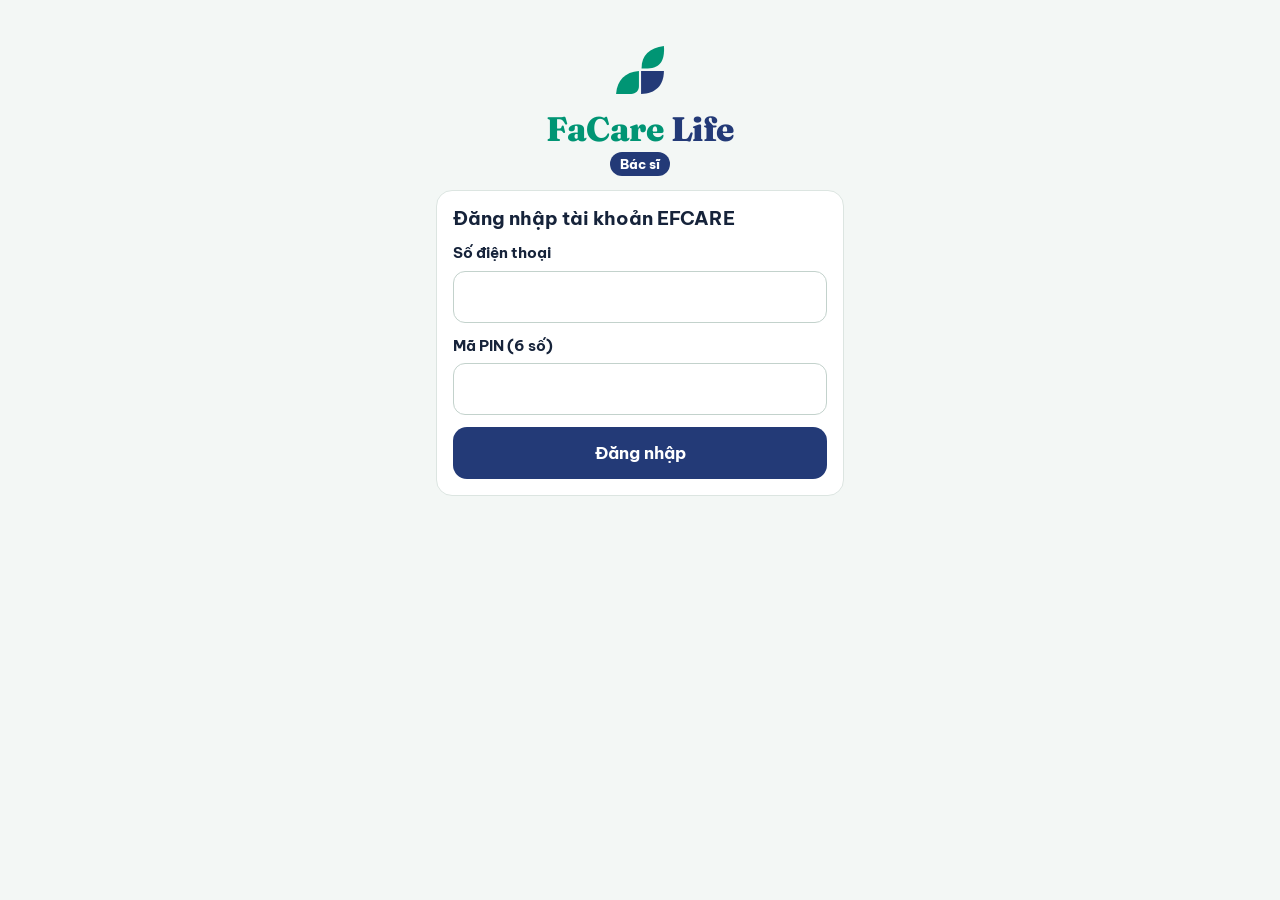
<file: bac-si.html>
<!DOCTYPE html>
<html lang="vi"><head><meta charset="utf-8">
<meta name="viewport" content="width=device-width,initial-scale=1,viewport-fit=cover">
<title>FaCare Life · Bác sĩ</title>
<meta name="robots" content="noindex">
<meta name="theme-color" content="#233A77">
<link rel="manifest" href="manifest-bac-si.webmanifest">
<link rel="icon" href="icon.svg"><link rel="apple-touch-icon" href="icon-192.png">
<link rel="stylesheet" href="chung.css?v=0.5.0">
<script>window.EFC_URL='https://efc-may-chu.efcare.workers.dev';window.EFL_URL='https://efl-may-chu.efcare.workers.dev';</script>
<script src="chung.js?v=0.5.0"></script>
<style>.nhan.navy{background:var(--navy);color:#fff}.khach-the{cursor:pointer}.khach-the:hover{border-color:var(--xanh)}.chi-so{display:flex;gap:6px;flex-wrap:wrap;margin-top:6px}</style>
</head><body>
<div id="thu" class="thu an">Kho thử · dữ liệu giả</div>
<section id="manDN" class="vung an" style="max-width:440px">
  <div style="text-align:center;margin:28px 0 14px"><span id="lg" style="width:52px;height:52px;display:inline-block"></span>
    <div class="chu-logo" style="font-size:34px;margin-top:8px"><span class="fa">FaCare</span> <span class="li">Life</span></div><p class="mo" style="margin-top:6px"><span class="nhan navy">Bác sĩ</span></p></div>
  <div class="the"><h2>Đăng nhập tài khoản EFCARE</h2><label for="s">Số điện thoại</label><input id="s" inputmode="tel"><label for="p">Mã PIN (6 số)</label><input id="p" type="password" inputmode="numeric" maxlength="6">
    <div id="dnB"></div><button class="nut navy rong" id="dnN" style="margin-top:12px">Đăng nhập</button></div>
</section>
<header class="dau an" id="dau"><div class="logo"><span class="o-logo" id="lg2"></span><span class="chu-logo"><span class="fa">FaCare</span> <span class="li">Life</span></span></div>
  <div class="phai"><span class="nhan navy">Bác sĩ</span><a class="nut phu nho" href="index.html">App</a></div></header>
<main class="vung an" id="nd"></main>
<nav class="duoi an" id="duoi"></nav>
<script>
const F = window.FL, $ = (i) => document.getElementById(i), E = F.esc;
if (F.THU) $('thu').classList.remove('an'); $('lg').innerHTML = F.logo; $('lg2').innerHTML = F.logo;
let TOI = null, D = null, TAB = 'theo-doi';
const svg = (p) => `<svg viewBox="0 0 24 24" fill="none" stroke="currentColor" stroke-width="1.8" stroke-linecap="round" stroke-linejoin="round">${p}</svg>`;
const TABS = [['theo-doi', 'Theo dõi', '<path d="M3 12h4l3-8 4 16 3-8h4"/>'], ['lich', 'Lịch', '<rect x="3" y="5" width="18" height="16" rx="2"/><path d="M3 10h18M8 3v4M16 3v4"/>'], ['ctv', 'Cộng tác viên', '<circle cx="9" cy="8" r="3"/><path d="M3 20c0-3 3-5 6-5s6 2 6 5M16 11a3 3 0 1 0 0-6M21 20c0-2-1-4-3-5"/>'], ['toi', 'Tôi', '<circle cx="12" cy="8" r="4"/><path d="M4 21c0-4 4-7 8-7s8 3 8 7"/>']];
async function lam(nut, el, fn) { if (nut) nut.disabled = true; F.bao(el, ''); try { await fn(); } catch (e) { F.bao(el, e.message); } finally { if (nut) nut.disabled = false; } }
$('dnN').onclick = () => lam($('dnN'), $('dnB'), async () => { await F.dangNhap($('s').value, $('p').value); await vao(); });
async function vao() {
  try { TOI = await F.goi('toi'); } catch (e) { return $('manDN').classList.remove('an'); }
  if (!TOI.laBacSi) { $('manDN').classList.remove('an'); return F.bao($('dnB'), `Tài khoản ${TOI.efc} chưa có vai Bác sĩ. Liên hệ Super Admin để được gán vai.`); }
  $('manDN').classList.add('an'); ['dau', 'nd', 'duoi'].forEach((i) => $(i).classList.remove('an'));
  $('duoi').innerHTML = TABS.map(([k, t, p]) => `<button data-t="${k}">${svg(p)}${t}</button>`).join('');
  $('duoi').querySelectorAll('button').forEach((b) => b.onclick = () => mo(b.dataset.t));
  mo('theo-doi');
}
async function mo(t, arg) {
  TAB = t; $('duoi').querySelectorAll('button').forEach((b) => b.classList.toggle('on', b.dataset.t === t));
  const nd = $('nd'); nd.innerHTML = '<p class="mo">Đang tải…</p>'; window.scrollTo(0, 0);
  try { await V[t](nd, arg); } catch (e) { if (e.canDangNhap) return location.reload(); nd.innerHTML = `<div class="bao">${E(e.message)}</div>`; }
}
const ngay = (s) => F.ngay(s);
const V = {
  async 'theo-doi'(nd) {
    D = await F.goi('bsTongQuan');
    const ut = D.khach.slice().sort((a, b) => (b.canTheoDoi - a.canTheoDoi) || (b.viecQuaHan - a.viecQuaHan) || (b.viecSapHan - a.viecSapHan));
    nd.innerHTML = `<h1>Khách được phân công</h1><p class="mo" style="margin:4px 0 12px">${D.khach.length} khách · ${D.khach.filter((x) => x.canTheoDoi).length} cần theo dõi · ${D.khach.reduce((s, x) => s + x.viecQuaHan, 0)} việc quá hạn</p>
      ${ut.map((k) => `<div class="the khach-the" data-k="${E(k.sdt)}"><div class="dong" style="border:0;padding:0"><b>${E(k.ten)}</b>${k.canTheoDoi ? '<span class="nhan vang">Cần theo dõi</span>' : ''}</div>
        <p class="mo">CTV: ${E(k.ctv || 'chưa có')}${k.maFaCare ? ' · mã FaCare ' + E(k.maFaCare) : ''}</p>
        <div class="chi-so"><span class="nhan">${k.viecMo} việc mở</span>${k.viecQuaHan ? `<span class="nhan do">${k.viecQuaHan} quá hạn</span>` : ''}${k.viecSapHan ? `<span class="nhan vang">${k.viecSapHan} sắp đến hạn</span>` : ''}<span class="nhan ${k.goiThang >= D.hanMuc.goiThang ? 'do' : 'xanh'}">Gọi ${k.goiThang}/${D.hanMuc.goiThang} tháng này</span><span class="nhan">Nhắn ${k.nhanHomNay}/${D.hanMuc.nhanNgay} hôm nay</span></div>
        <p class="mo" style="margin-top:6px">Liên hệ gần nhất: ${k.lanLienHe ? ngay(k.lanLienHe) : 'chưa có'}</p></div>`).join('') || '<div class="the"><p class="mo">Chưa có khách được phân công. Điều phối chăm sóc sẽ phân khách cho bác sĩ.</p></div>'}
      <p class="mo">Chỉ số sức khỏe của khách xem trên hệ thống FaCare (theo mã FaCare). FaCare Life không lưu thông tin y khoa.</p>`;
    nd.querySelectorAll('[data-k]').forEach((x) => x.onclick = () => mo('khach', x.dataset.k));
  },
  async khach(nd, sdt) {
    D = D || await F.goi('bsTongQuan'); const k = D.khach.find((x) => x.sdt === sdt); if (!k) return mo('theo-doi');
    const c = await F.goi('bsViecCuaKhach', sdt), hom = D.homNay;
    const TT = { moi: ['vang', 'Mới giao'], da_nhan: ['', 'CTV đã nhận'], da_lam: ['xanh', 'Đã làm'], khong_lam_duoc: ['do', 'Không làm được'] };
    nd.innerHTML = `<button class="nut phu nho" id="ve">← Danh sách</button><h1 style="margin-top:10px">${E(k.ten)}</h1>
      <p class="mo">${E(k.sdt)} · CTV ${E(k.ctv || 'chưa có')}${k.ctvSdt ? ' (' + E(k.ctvSdt) + ')' : ''}${k.maFaCare ? ' · mã FaCare <b>' + E(k.maFaCare) + '</b>' : ''}</p>
      <div style="display:flex;gap:8px;flex-wrap:wrap;margin:12px 0"><a class="nut navy nho" href="tel:${E(k.sdt)}">Gọi khách</a>${k.ctvSdt ? `<a class="nut phu nho" href="tel:${E(k.ctvSdt)}">Gọi CTV</a>` : ''}
        <button class="nut phu nho" id="co">${k.canTheoDoi ? 'Bỏ đánh dấu theo dõi' : 'Đánh dấu cần theo dõi'}</button></div><div id="b"></div>
      <div class="the"><h2>Bản tin tháng</h2><p class="mo">Tổng hợp từ nhật ký liên hệ, việc đã làm và lịch sắp tới — không đọc chỉ số sức khỏe. Gửi tay qua gọi điện hoặc Zalo.</p>
        <button class="nut phu nho" id="btXem">Xem bản tin tháng này</button>
        <div id="btKhung" class="an" style="margin-top:10px"><textarea id="btVb" rows="5" readonly></textarea><button class="nut rong" id="btChep" style="margin-top:8px">Chép bản tin</button></div></div>
      <div class="the"><h2>Giao việc cho CTV</h2><label for="gL">Loại việc</label><select id="gL">${D.loaiViec.map((x) => `<option>${E(x)}</option>`).join('')}</select>
        <div class="hai"><div><label for="gH">Hạn</label><input id="gH" type="date" value="${E(hom)}"></div><div><label class="o-chon" style="margin-top:34px"><input type="checkbox" id="gU"> Ưu tiên</label></div></div>
        <label for="gG">Ghi chú hành chính (không ghi chỉ số, chẩn đoán, thuốc)</label><input id="gG" maxlength="120" placeholder="Ví dụ: hẹn buổi sáng, gọi trước khi đến">
        <button class="nut rong" id="gN" style="margin-top:12px">Giao việc</button></div>
      <div class="the"><h2>Ghi nhật ký liên hệ</h2><div class="hai"><div><label for="lK">Kênh</label><select id="lK"><option value="goi">Gọi điện</option><option value="nhan">Nhắn tin</option></select></div><div><label for="lP">Số phút (gọi, tối đa 15)</label><input id="lP" type="number" min="0" max="15" value="10"></div></div>
        <label for="lQ">Kết quả</label><select id="lQ">${D.kqLienHe.map((x) => `<option>${E(x)}</option>`).join('')}</select>
        <button class="nut navy rong" id="lN" style="margin-top:12px">Ghi lại</button><p class="mo" style="margin-top:6px">Gói An tâm gia đình: gọi 15 phút × 4 lần/tháng, nhắn tối đa 50 tin/ngày.</p></div>
      <div class="the"><h2>Việc đã giao</h2>${c.viec.map((v) => `<div class="dong"><span>${E(v.loai)}<br><span class="mo">hạn ${ngay(v.han)} · ${E(v.ten_ctv || '')}${v.ket_qua ? ' · ' + E(v.ket_qua) : ''}${v.ghi_chu ? ' · ' + E(v.ghi_chu) : ''}</span></span><span class="nhan ${TT[v.trang_thai][0]}">${TT[v.trang_thai][1]}</span></div>`).join('') || '<p class="mo">Chưa có.</p>'}</div>
      <div class="the"><h2>Nhật ký liên hệ</h2>${c.lienHe.map((l) => `<div class="dong"><span>${l.kenh === 'goi' ? 'Gọi ' + l.phut + ' phút' : 'Nhắn tin'}<br><span class="mo">${E(String(l.luc).slice(0, 16).replace('T', ' '))}</span></span><span>${E(l.ket_qua)}</span></div>`).join('') || '<p class="mo">Chưa có.</p>'}</div>
      <div class="the"><h2>Đơn, gói của khách</h2>${c.don.map((d) => `<div class="dong"><span>${E(d.ma)}<br><span class="mo">${E(d.sp)}</span></span><span>${F.TT[d.trang_thai]}</span></div>`).join('') || '<p class="mo">Chưa có.</p>'}</div>`;
    $('ve').onclick = () => mo('theo-doi');
    $('co').onclick = () => lam($('co'), $('b'), async () => { await F.goi('bsDanhDau', sdt, !k.canTheoDoi); D = null; mo('khach', sdt); });
    $('btXem').onclick = () => lam($('btXem'), $('b'), async () => { const bt = await F.goi('bsBanTin', sdt); $('btVb').value = bt.vanBan; $('btKhung').classList.remove('an'); $('btChep').textContent = 'Chép bản tin'; });
    $('btChep').onclick = () => { const v = $('btVb').value; (navigator.clipboard ? navigator.clipboard.writeText(v) : Promise.reject()).then(() => $('btChep').textContent = 'Đã chép', () => { $('btVb').select(); try { document.execCommand('copy'); $('btChep').textContent = 'Đã chép'; } catch (e) {} }); };
    $('gN').onclick = () => lam($('gN'), $('b'), async () => { await F.goi('bsGiaoViec', { khachSdt: sdt, loai: $('gL').value, han: $('gH').value, uuTien: $('gU').checked, ghiChu: $('gG').value }); D = null; mo('khach', sdt); });
    $('lN').onclick = () => lam($('lN'), $('b'), async () => { await F.goi('bsGhiLienHe', { khachSdt: sdt, kenh: $('lK').value, phut: $('lP').value, ketQua: $('lQ').value }); D = null; mo('khach', sdt); });
  },
  async lich(nd) {
    D = await F.goi('bsTongQuan'); const hom = D.homNay, nhom = {};
    D.lich.forEach((v) => { (nhom[v.han] = nhom[v.han] || []).push(v); });
    nd.innerHTML = `<h1>Lịch việc đã giao</h1><p class="mo" style="margin-bottom:12px">Việc chưa xong, theo hạn.</p>` + (Object.keys(nhom).sort().map((h) => `<div class="the"><h2>${h < hom ? '<span class="nhan do">Quá hạn</span> ' : h === hom ? '<span class="nhan xanh">Hôm nay</span> ' : ''}${ngay(h)}</h2>${nhom[h].map((v) => `<div class="dong"><span>${E(v.loai)}<br><span class="mo">${E(v.ten_khach || '')} · CTV ${E(v.ten_ctv || '')}</span></span><span class="mo">${v.trang_thai === 'moi' ? 'chưa nhận' : 'đã nhận'}</span></div>`).join('')}</div>`).join('') || '<div class="the mo">Không có việc đang mở.</div>');
  },
  async ctv(nd) {
    const ds = await F.goi('bsCtv');
    nd.innerHTML = `<h1>Cộng tác viên</h1><p class="mo" style="margin-bottom:12px">CTV đang chăm sóc khách của bác sĩ.</p>` + (ds.map((c) => { const tl = c.xong ? Math.round(c.dungHan / c.xong * 100) : 0; return `<div class="the"><div class="dong" style="border:0;padding:0"><b>${E(c.ten || c.efc)}</b>${c.sdt ? `<a class="nut phu nho" href="tel:${E(c.sdt)}">Gọi</a>` : ''}</div>
      <div class="chi-so"><span class="nhan">${c.soKhach} khách</span><span class="nhan">${c.xong}/${c.giao} việc xong</span><span class="nhan ${tl >= 80 ? 'xanh' : 'vang'}">${tl}% đúng hạn</span>${c.quaHan ? `<span class="nhan do">${c.quaHan} quá hạn</span>` : ''}${c.gioPhanHoiTb != null ? `<span class="nhan">Phản hồi TB ${c.gioPhanHoiTb} giờ</span>` : ''}</div></div>`; }).join('') || '<div class="the mo">Chưa có.</div>');
  },
  async toi(nd) {
    nd.innerHTML = `<h1>Tài khoản</h1><div class="the"><div class="dong"><span>Họ tên</span><b>${E(TOI.ten)}</b></div><div class="dong"><span>Mã EFCARE</span><b>${E(TOI.efc)}</b></div><div class="dong"><span>Vai</span><span>${TOI.tenVai.map((v) => `<span class="nhan">${E(v)}</span>`).join(' ')}</span></div></div>
      <p class="mo">Bác sĩ tư vấn trong phạm vi chứng chỉ hành nghề; không thay khám, chẩn đoán, cấp cứu 115 (QĐ03 Điều 3). App này chỉ lưu thông tin hành chính và luồng tương tác.</p>
      <button class="nut phu rong" id="out" style="margin-top:12px">Đăng xuất</button>`;
    $('out').onclick = () => { F.dangXuat(); location.reload(); };
  },
};
(async () => { if (F.phien()) await vao(); else $('manDN').classList.remove('an'); })();
</script>
</body></html>
</file>
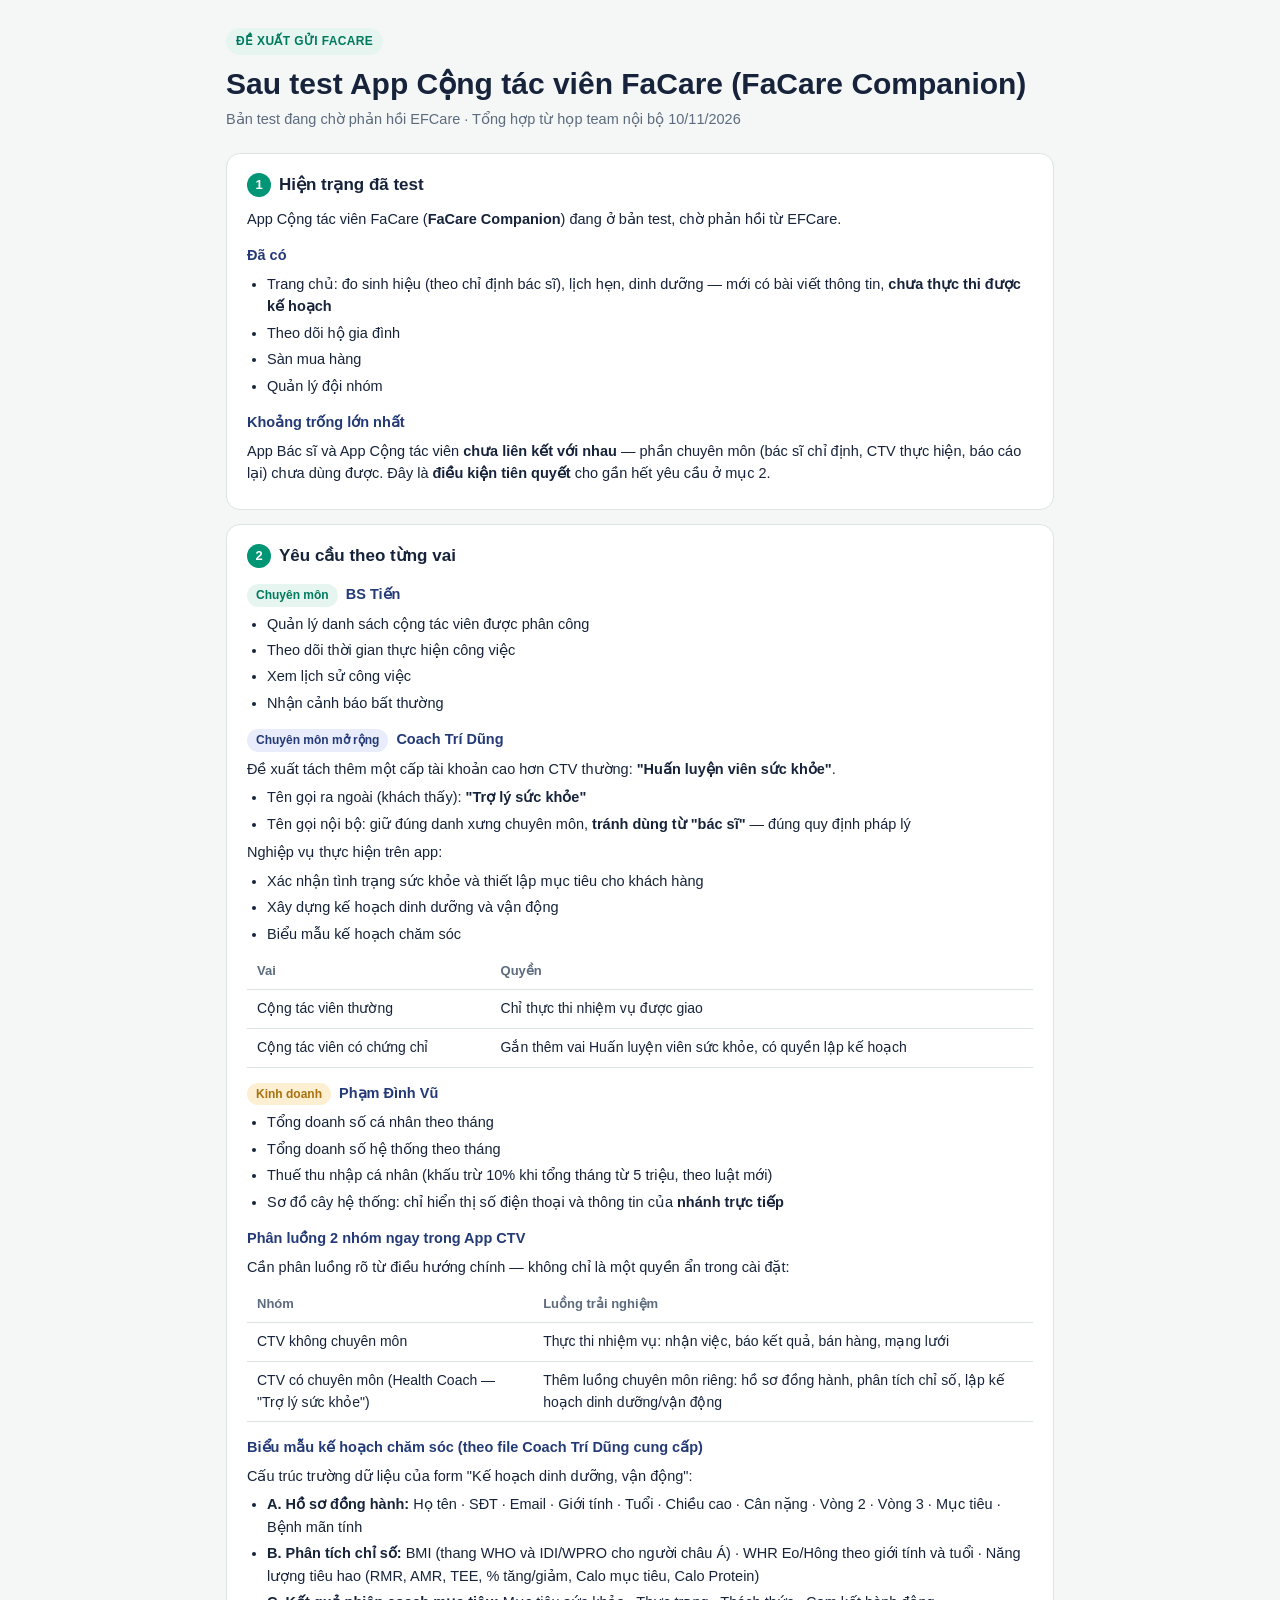
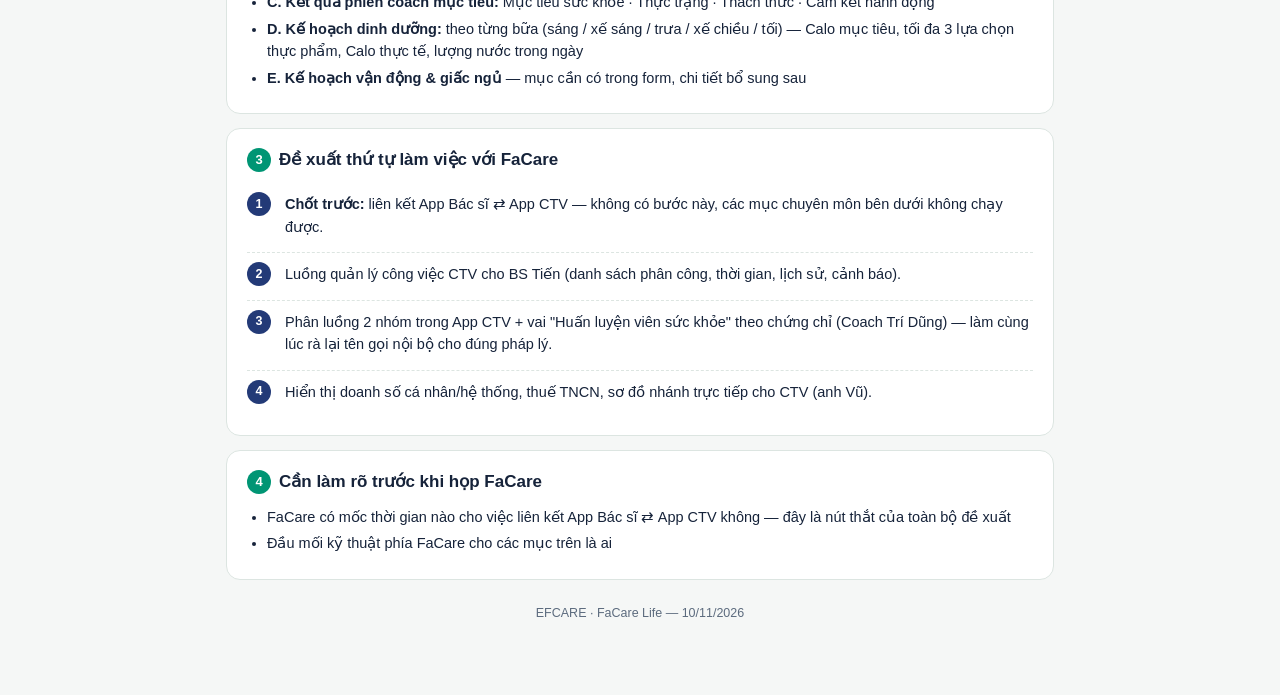
<file: de-xuat-app-ctv.html>
<!doctype html>
<html lang="vi">
<head>
<meta charset="utf-8">
<meta name="viewport" content="width=device-width,initial-scale=1,viewport-fit=cover">
<title>Đề xuất App CTV FaCare</title>
<style>
  :root {
    --bg: #f5f7f6; --card: #ffffff; --ink: #16233a; --mo: #5c6b7e;
    --vien: #dce5e1; --xanh: #009574; --xanh-dam: #007a5f; --xanh-nhat: #e7f5f1;
    --navy: #233a77; --vang: #a9720e; --vang-nhat: #fcefd2; --do: #b8342a; --do-nhat: #fbe1de;
    --r: 14px;
  }
  @media (prefers-color-scheme: dark) {
    :root:not([data-theme="light"]) {
      --bg: #10171a; --card: #182024; --ink: #e7eeec; --mo: #9fb0ac; --vien: #2a3835;
      --xanh-nhat: #0f2b24; --vang-nhat: #332a12; --do-nhat: #381c17;
    }
  }
  :root[data-theme="dark"] {
    --bg: #10171a; --card: #182024; --ink: #e7eeec; --mo: #9fb0ac; --vien: #2a3835;
    --xanh-nhat: #0f2b24; --vang-nhat: #332a12; --do-nhat: #381c17;
  }
  * { box-sizing: border-box; }
  body {
    margin: 0; background: var(--bg); color: var(--ink);
    font-family: -apple-system, "Segoe UI", Roboto, "Be Vietnam Pro", sans-serif;
    line-height: 1.55;
  }
  .wrap { max-width: 860px; margin: 0 auto; padding: 28px 16px 60px; }
  header.top { margin-bottom: 22px; }
  .tag { display: inline-block; font-size: 12px; font-weight: 700; letter-spacing: .03em; color: var(--xanh-dam); background: var(--xanh-nhat); padding: 4px 10px; border-radius: 999px; margin-bottom: 10px; }
  h1 { font-size: clamp(22px, 4vw, 30px); margin: 0 0 6px; line-height: 1.25; }
  .sub { color: var(--mo); font-size: 14.5px; margin: 0; }
  .card { background: var(--card); border: 1px solid var(--vien); border-radius: var(--r); padding: 18px 20px; margin: 14px 0; }
  .card h2 { font-size: 17px; margin: 0 0 10px; display: flex; align-items: center; gap: 8px; }
  .num { display: inline-flex; align-items: center; justify-content: center; width: 24px; height: 24px; border-radius: 50%; background: var(--xanh); color: #fff; font-size: 13px; font-weight: 700; flex: none; }
  .card h3 { font-size: 14.5px; margin: 14px 0 6px; color: var(--navy); }
  .card p { margin: 6px 0; font-size: 14.5px; }
  ul { margin: 6px 0; padding-left: 20px; }
  li { margin: 4px 0; font-size: 14.5px; }
  table { width: 100%; border-collapse: collapse; margin-top: 8px; font-size: 14px; }
  th, td { text-align: left; padding: 8px 10px; border-bottom: 1px solid var(--vien); }
  th { color: var(--mo); font-weight: 600; font-size: 13px; }
  .pill { display: inline-block; font-size: 12px; font-weight: 700; padding: 2px 9px; border-radius: 999px; }
  .pill.bs { background: var(--xanh-nhat); color: var(--xanh-dam); }
  .pill.coach { background: #e8ecfb; color: var(--navy); }
  :root[data-theme="dark"] .pill.coach { background: #1c274a; color: #b9c6f2; }
  .pill.kd { background: var(--vang-nhat); color: var(--vang); }
  ol.steps { list-style: none; margin: 10px 0 0; padding: 0; counter-reset: step; }
  ol.steps li { counter-increment: step; padding: 10px 0 10px 38px; position: relative; border-top: 1px dashed var(--vien); font-size: 14.5px; }
  ol.steps li:first-child { border-top: 0; }
  ol.steps li::before { content: counter(step); position: absolute; left: 0; top: 9px; width: 24px; height: 24px; border-radius: 50%; background: var(--navy); color: #fff; font-size: 12.5px; font-weight: 700; display: flex; align-items: center; justify-content: center; }
  .footline { margin-top: 24px; font-size: 12.5px; color: var(--mo); text-align: center; }
  code { background: var(--xanh-nhat); padding: 1px 6px; border-radius: 6px; font-size: 13px; }
</style>
</head>
<body>
<div class="wrap">
  <header class="top">
    <span class="tag">ĐỀ XUẤT GỬI FACARE</span>
    <h1>Sau test App Cộng tác viên FaCare (FaCare Companion)</h1>
    <p class="sub">Bản test đang chờ phản hồi EFCare · Tổng hợp từ họp team nội bộ 10/11/2026</p>
  </header>

  <section class="card">
    <h2><span class="num">1</span>Hiện trạng đã test</h2>
    <p>App Cộng tác viên FaCare (<b>FaCare Companion</b>) đang ở bản test, chờ phản hồi từ EFCare.</p>
    <h3>Đã có</h3>
    <ul>
      <li>Trang chủ: đo sinh hiệu (theo chỉ định bác sĩ), lịch hẹn, dinh dưỡng — mới có bài viết thông tin, <b>chưa thực thi được kế hoạch</b></li>
      <li>Theo dõi hộ gia đình</li>
      <li>Sàn mua hàng</li>
      <li>Quản lý đội nhóm</li>
    </ul>
    <h3>Khoảng trống lớn nhất</h3>
    <p>App Bác sĩ và App Cộng tác viên <b>chưa liên kết với nhau</b> — phần chuyên môn (bác sĩ chỉ định, CTV thực hiện, báo cáo lại) chưa dùng được. Đây là <b>điều kiện tiên quyết</b> cho gần hết yêu cầu ở mục 2.</p>
  </section>

  <section class="card">
    <h2><span class="num">2</span>Yêu cầu theo từng vai</h2>

    <h3><span class="pill bs">Chuyên môn</span> &nbsp;BS Tiến</h3>
    <ul>
      <li>Quản lý danh sách cộng tác viên được phân công</li>
      <li>Theo dõi thời gian thực hiện công việc</li>
      <li>Xem lịch sử công việc</li>
      <li>Nhận cảnh báo bất thường</li>
    </ul>

    <h3><span class="pill coach">Chuyên môn mở rộng</span> &nbsp;Coach Trí Dũng</h3>
    <p>Đề xuất tách thêm một cấp tài khoản cao hơn CTV thường: <b>"Huấn luyện viên sức khỏe"</b>.</p>
    <ul>
      <li>Tên gọi ra ngoài (khách thấy): <b>"Trợ lý sức khỏe"</b></li>
      <li>Tên gọi nội bộ: giữ đúng danh xưng chuyên môn, <b>tránh dùng từ "bác sĩ"</b> — đúng quy định pháp lý</li>
    </ul>
    <p>Nghiệp vụ thực hiện trên app:</p>
    <ul>
      <li>Xác nhận tình trạng sức khỏe và thiết lập mục tiêu cho khách hàng</li>
      <li>Xây dựng kế hoạch dinh dưỡng và vận động</li>
      <li>Biểu mẫu kế hoạch chăm sóc</li>
    </ul>
    <table>
      <tr><th>Vai</th><th>Quyền</th></tr>
      <tr><td>Cộng tác viên thường</td><td>Chỉ thực thi nhiệm vụ được giao</td></tr>
      <tr><td>Cộng tác viên có chứng chỉ</td><td>Gắn thêm vai Huấn luyện viên sức khỏe, có quyền lập kế hoạch</td></tr>
    </table>

    <h3><span class="pill kd">Kinh doanh</span> &nbsp;Phạm Đình Vũ</h3>
    <ul>
      <li>Tổng doanh số cá nhân theo tháng</li>
      <li>Tổng doanh số hệ thống theo tháng</li>
      <li>Thuế thu nhập cá nhân (khấu trừ 10% khi tổng tháng từ 5 triệu, theo luật mới)</li>
      <li>Sơ đồ cây hệ thống: chỉ hiển thị số điện thoại và thông tin của <b>nhánh trực tiếp</b></li>
    </ul>

    <h3>Phân luồng 2 nhóm ngay trong App CTV</h3>
    <p>Cần phân luồng rõ từ điều hướng chính — không chỉ là một quyền ẩn trong cài đặt:</p>
    <table>
      <tr><th>Nhóm</th><th>Luồng trải nghiệm</th></tr>
      <tr><td>CTV không chuyên môn</td><td>Thực thi nhiệm vụ: nhận việc, báo kết quả, bán hàng, mạng lưới</td></tr>
      <tr><td>CTV có chuyên môn (Health Coach — "Trợ lý sức khỏe")</td><td>Thêm luồng chuyên môn riêng: hồ sơ đồng hành, phân tích chỉ số, lập kế hoạch dinh dưỡng/vận động</td></tr>
    </table>

    <h3>Biểu mẫu kế hoạch chăm sóc (theo file Coach Trí Dũng cung cấp)</h3>
    <p>Cấu trúc trường dữ liệu của form "Kế hoạch dinh dưỡng, vận động":</p>
    <ul>
      <li><b>A. Hồ sơ đồng hành:</b> Họ tên · SĐT · Email · Giới tính · Tuổi · Chiều cao · Cân nặng · Vòng 2 · Vòng 3 · Mục tiêu · Bệnh mãn tính</li>
      <li><b>B. Phân tích chỉ số:</b> BMI (thang WHO và IDI/WPRO cho người châu Á) · WHR Eo/Hông theo giới tính và tuổi · Năng lượng tiêu hao (RMR, AMR, TEE, % tăng/giảm, Calo mục tiêu, Calo Protein)</li>
      <li><b>C. Kết quả phiên coach mục tiêu:</b> Mục tiêu sức khỏe · Thực trạng · Thách thức · Cam kết hành động</li>
      <li><b>D. Kế hoạch dinh dưỡng:</b> theo từng bữa (sáng / xế sáng / trưa / xế chiều / tối) — Calo mục tiêu, tối đa 3 lựa chọn thực phẩm, Calo thực tế, lượng nước trong ngày</li>
      <li><b>E. Kế hoạch vận động &amp; giấc ngủ</b> — mục cần có trong form, chi tiết bổ sung sau</li>
    </ul>
  </section>

  <section class="card">
    <h2><span class="num">3</span>Đề xuất thứ tự làm việc với FaCare</h2>
    <ol class="steps">
      <li><b>Chốt trước:</b> liên kết App Bác sĩ ⇄ App CTV — không có bước này, các mục chuyên môn bên dưới không chạy được.</li>
      <li>Luồng quản lý công việc CTV cho BS Tiến (danh sách phân công, thời gian, lịch sử, cảnh báo).</li>
      <li>Phân luồng 2 nhóm trong App CTV + vai "Huấn luyện viên sức khỏe" theo chứng chỉ (Coach Trí Dũng) — làm cùng lúc rà lại tên gọi nội bộ cho đúng pháp lý.</li>
      <li>Hiển thị doanh số cá nhân/hệ thống, thuế TNCN, sơ đồ nhánh trực tiếp cho CTV (anh Vũ).</li>
    </ol>
  </section>

  <section class="card">
    <h2><span class="num">4</span>Cần làm rõ trước khi họp FaCare</h2>
    <ul>
      <li>FaCare có mốc thời gian nào cho việc liên kết App Bác sĩ ⇄ App CTV không — đây là nút thắt của toàn bộ đề xuất</li>
      <li>Đầu mối kỹ thuật phía FaCare cho các mục trên là ai</li>
    </ul>
  </section>

  <p class="footline">EFCARE · FaCare Life — 10/11/2026</p>
</div>
</body>
</html>
</file>
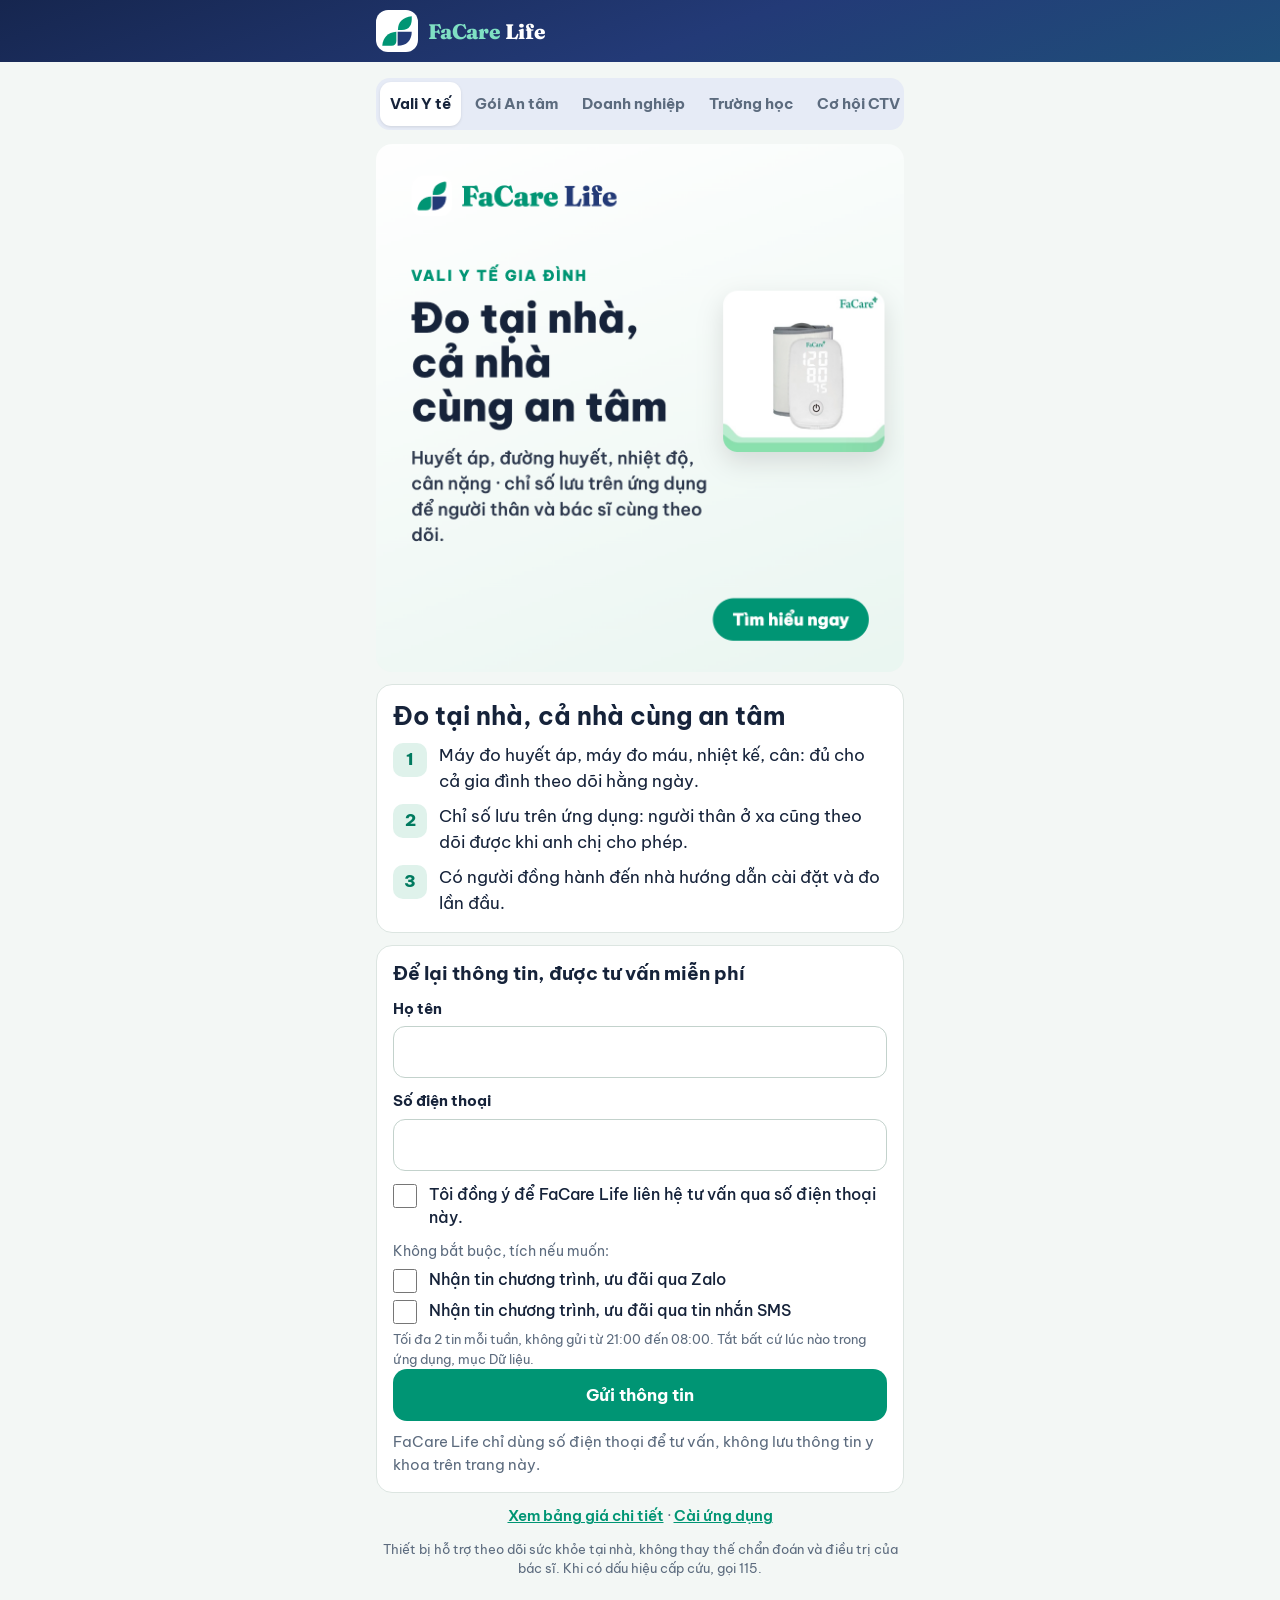
<file: gioi-thieu.html>
<!DOCTYPE html>
<html lang="vi"><head><meta charset="utf-8">
<meta name="viewport" content="width=device-width,initial-scale=1,viewport-fit=cover">
<title>FaCare Life · Theo dõi sức khỏe cả gia đình</title>
<meta name="description" content="Vali Y tế Gia Đình, Gói An tâm gia đình có bác sĩ cùng theo dõi. Để lại thông tin để được tư vấn.">
<meta property="og:title" content="FaCare Life · Theo dõi sức khỏe 365 ngày cùng cả gia đình">
<meta property="og:description" content="Đo tại nhà, có bác sĩ gia đình cùng theo dõi. Để lại thông tin để được tư vấn miễn phí.">
<meta property="og:image" content="https://efcare-space.github.io/facare-life/banner/vali.png">
<meta name="theme-color" content="#233A77">
<link rel="icon" href="icon.svg"><link rel="stylesheet" href="chung.css?v=0.5.0">
<script>window.EFC_URL='https://efc-may-chu.efcare.workers.dev';window.EFL_URL='https://efl-may-chu.efcare.workers.dev';</script>
<script src="chung.js?v=0.5.0"></script>
<style>.anh-the{width:100%;border-radius:16px;display:block;margin-bottom:12px}.y{display:grid;gap:10px}.y div{display:flex;gap:12px;align-items:flex-start}.y i{flex:0 0 34px;height:34px;border-radius:10px;background:var(--xanh-nhat);color:var(--xanh-dam);display:flex;align-items:center;justify-content:center;font-style:normal;font-weight:800}</style>
</head><body>
<header class="dau"><div class="logo"><span class="o-logo" id="lg"></span><span class="chu-logo"><span class="fa">FaCare</span> <span class="li">Life</span></span></div></header>
<main class="vung" style="padding-bottom:40px">
  <div class="the an" id="nguoiGt" style="border-color:var(--xanh)"></div>
  <div class="seg" id="chuDe" style="margin-bottom:14px;overflow-x:auto"></div>
  <div id="noiDung"></div>
  <div class="the" id="form"><h2>Để lại thông tin, được tư vấn miễn phí</h2>
    <label for="t">Họ tên</label><input id="t" autocomplete="name"><label for="s">Số điện thoại</label><input id="s" inputmode="tel" autocomplete="tel">
    <div id="oToChuc" class="an"><label for="o">Tên doanh nghiệp, trường học</label><input id="o"></div>
    <label class="o-chon"><input type="checkbox" id="d"> Tôi đồng ý để FaCare Life liên hệ tư vấn qua số điện thoại này.</label>
    <p class="mo" style="margin:4px 0 0;font-size:14px">Không bắt buộc, tích nếu muốn:</p>
    <label class="o-chon" style="margin:6px 0"><input type="checkbox" id="qz"> Nhận tin chương trình, ưu đãi qua Zalo</label>
    <label class="o-chon" style="margin:6px 0"><input type="checkbox" id="qs"> Nhận tin chương trình, ưu đãi qua tin nhắn SMS</label>
    <p class="mo" style="font-size:13px">Tối đa 2 tin mỗi tuần, không gửi từ 21:00 đến 08:00. Tắt bất cứ lúc nào trong ứng dụng, mục Dữ liệu.</p><div id="b"></div>
    <button class="nut rong" id="g">Gửi thông tin</button>
    <p class="mo" style="margin-top:10px">FaCare Life chỉ dùng số điện thoại để tư vấn, không lưu thông tin y khoa trên trang này.</p></div>
  <p class="mo" style="text-align:center;margin-top:8px"><a href="https://efcare-space.github.io/cong-ctv/mua/">Xem bảng giá chi tiết</a> · <a href="cai-dat.html">Cài ứng dụng</a></p>
  <p class="mo" style="text-align:center;margin-top:12px;font-size:13px">Thiết bị hỗ trợ theo dõi sức khỏe tại nhà, không thay thế chẩn đoán và điều trị của bác sĩ. Khi có dấu hiệu cấp cứu, gọi 115.</p>
</main>
<script>
const F = window.FL, $ = (i) => document.getElementById(i), E = F.esc, q = new URLSearchParams(location.search);
$('lg').innerHTML = F.logo;
const CTV = (q.get('ctv') || '').toUpperCase();
const CD = {
  vali: { ten: 'Vali Y tế', anh: 'banner/vali.png', tieu: 'Đo tại nhà, cả nhà cùng an tâm', y: [['1', 'Máy đo huyết áp, máy đo máu, nhiệt kế, cân: đủ cho cả gia đình theo dõi hằng ngày.'], ['2', 'Chỉ số lưu trên ứng dụng: người thân ở xa cũng theo dõi được khi anh chị cho phép.'], ['3', 'Có người đồng hành đến nhà hướng dẫn cài đặt và đo lần đầu.']] },
  goi: { ten: 'Gói An tâm', anh: 'banner/goi.png', tieu: 'Có bác sĩ cùng theo dõi 365 ngày', y: [['1', 'Người đồng hành đến nhà hỗ trợ đo 2 lần mỗi tháng.'], ['2', 'Bác sĩ gia đình xem chỉ số, chủ động liên hệ khi cần, nhắc lịch khám định kỳ.'], ['3', 'Giá theo số thành viên, càng nhiều người càng ưu đãi.']] },
  'doanh-nghiep': { ten: 'Doanh nghiệp', tieu: 'Chăm sóc tại nơi làm việc, an tâm khi trở về nhà', y: [['1', 'Kiosk sức khỏe đặt tại trụ sở, không tính phí lắp đặt, bảo trì.'], ['2', 'Bác sĩ tư vấn khi chỉ số bất thường; doanh nghiệp nhận báo cáo ẩn danh.'], ['3', 'Gói 6 hoặc 12 tháng, theo quy mô nhân sự.']], toChuc: true },
  'truong-hoc': { ten: 'Trường học', tieu: 'Theo dõi tại trường, tiếp nối chăm sóc tại nhà', y: [['1', 'Kiosk tại trường đo chiều cao, cân nặng, BMI, huyết áp, nhịp tim, thân nhiệt.'], ['2', 'Phụ huynh tự đồng ý tham gia và nhận kết quả qua ứng dụng.'], ['3', 'Trải nghiệm miễn phí trước, đăng ký gói có phí sau nếu thấy phù hợp.']], toChuc: true },
  ctv: { ten: 'Cơ hội CTV', anh: 'banner/ctv.png', tieu: 'Đồng hành sức khỏe cùng cộng đồng', y: [['1', 'Học bài bản tại Học viện EFCARE, có lộ trình phát triển rõ ràng.'], ['2', 'Đồng hành cùng gia đình, bạn bè trong việc chăm sóc sức khỏe.'], ['3', 'Được kèm cặp từ ngày đầu; chính sách được giới thiệu tại buổi gặp.']], ctv: true },
};
let chon = CD[q.get('chu-de')] ? q.get('chu-de') : 'vali';
function ve() {
  $('chuDe').innerHTML = Object.entries(CD).map(([k, v]) => `<button class="${k === chon ? 'on' : ''}" data-c="${k}" style="flex:none">${v.ten}</button>`).join('');
  $('chuDe').querySelectorAll('button').forEach((b) => b.onclick = () => { chon = b.dataset.c; ve(); F.suKien(chon === 'ctv' ? 'xem_co_hoi' : 'xem_trang', { app: 'gioi_thieu', trang: 'gioi_thieu_' + chon, chuDe: chon }); });
  const c = CD[chon];
  $('noiDung').innerHTML = `${c.anh ? `<img class="anh-the" src="${c.anh}" alt="${E(c.tieu)}">` : ''}<div class="the"><h1 style="margin-bottom:12px">${E(c.tieu)}</h1><div class="y">${c.y.map(([n, t]) => `<div><i>${n}</i><span>${E(t)}</span></div>`).join('')}</div></div>`;
  $('oToChuc').classList.toggle('an', !c.toChuc);
  $('g').textContent = c.ctv ? 'Đăng ký tìm hiểu cơ hội' : 'Gửi thông tin';
}
ve();
F.suKien(chon === 'ctv' ? 'xem_co_hoi' : 'xem_trang', { app: 'gioi_thieu', trang: 'gioi_thieu_' + chon, chuDe: chon });
(async () => { if (!CTV) return; try { const c = await F.goi('gioiThieuCtv', CTV); if (c) { $('nguoiGt').classList.remove('an'); $('nguoiGt').innerHTML = `<p class="mo">Người giới thiệu</p><b>${E(c.ten)}</b> <span class="nhan xanh">Cộng tác viên FaCare Life</span><p class="mo" style="margin-top:6px">Sau khi anh chị gửi thông tin, ${E(c.ten)} sẽ liên hệ tư vấn.</p>`; } } catch (e) {} })();
$('g').onclick = async () => {
  $('g').disabled = true; F.bao($('b'), '');
  try { await F.goi('dangKyTuVan', { ctv: CTV, ten: $('t').value, sdt: $('s').value, toChuc: $('o').value, chuDe: CD[chon].ten, dongY: $('d').checked, qbZalo: $('qz').checked, qbSms: $('qs').checked });
    $('form').innerHTML = `<h2>Đã nhận thông tin</h2><p class="mo">Cảm ơn anh chị. Người tư vấn sẽ liên hệ trong giờ hành chính.</p>${CD[chon].ctv ? '<a class="nut rong" style="margin-top:12px" href="index.html' + (CTV ? '?ctv=' + encodeURIComponent(CTV) : '') + '">Tạo tài khoản và đăng ký cộng tác viên</a>' : ''}`;
  } catch (e) { F.bao($('b'), e.message); } finally { if ($('g')) $('g').disabled = false; }
};
</script>
</body></html>
</file>
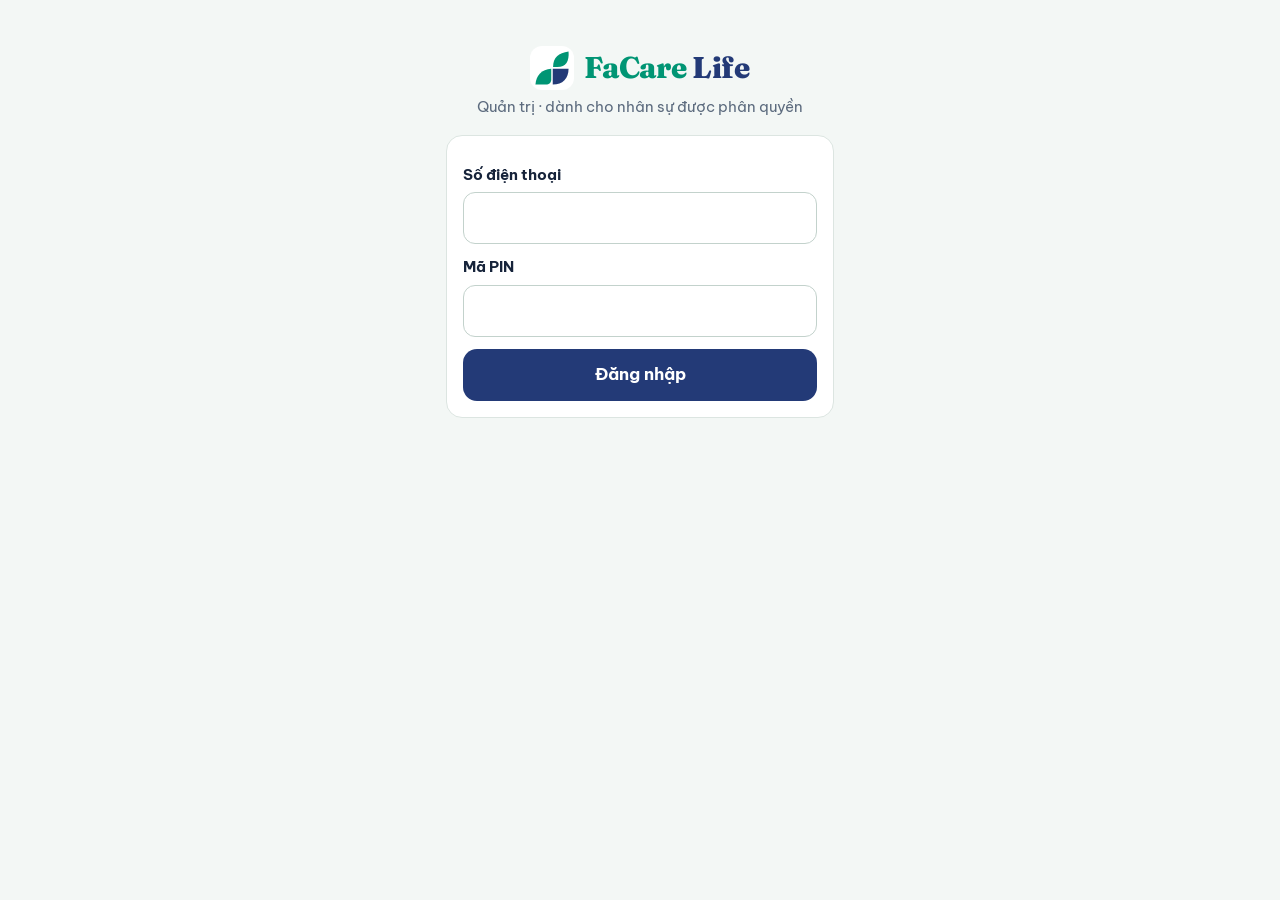
<file: quan-tri.html>
<!DOCTYPE html>
<html lang="vi"><head><meta charset="utf-8">
<meta name="viewport" content="width=device-width,initial-scale=1">
<title>FaCare Life · Quản trị</title>
<meta name="robots" content="noindex">
<meta name="theme-color" content="#233A77">
<link rel="icon" href="icon.svg">
<link rel="stylesheet" href="chung.css?v=0.5.0">
<style>
.khung{display:grid;grid-template-columns:220px 1fr;min-height:100vh}
@media(max-width:820px){.khung{grid-template-columns:1fr}.ben{position:static!important;height:auto!important;display:flex;overflow-x:auto;gap:4px;padding:8px!important}.ben button{flex:none}}
.ben{background:var(--the);border-right:1px solid var(--vien);padding:14px 10px;position:sticky;top:0;height:100vh}
.ben button{display:block;width:100%;text-align:left;border:0;background:none;padding:10px 12px;border-radius:9px;font-weight:600;color:var(--mo);cursor:pointer}
.ben button.on{background:var(--navy);color:#fff}
.chinh{padding:20px 16px 60px;max-width:1100px}
.loc{display:flex;gap:8px;flex-wrap:wrap;margin:10px 0}
.loc button{border:1px solid var(--vien);background:var(--the);border-radius:999px;padding:6px 12px;font-size:13px;font-weight:600;cursor:pointer}.loc button.on{background:var(--navy);color:#fff;border-color:var(--navy)}
td .nut{margin:2px 4px 2px 0}
</style>
<script>window.EFC_URL='https://efc-may-chu.efcare.workers.dev';window.EFL_URL='https://efl-may-chu.efcare.workers.dev'; /* DAN_URL_MAY_CHU_FACARE_LIFE */</script>
<script src="chung.js?v=0.5.0"></script>
</head><body>
<div id="thu" class="thu an">Kho thử · dữ liệu giả</div>
<section id="manDN" class="vung an" style="max-width:420px">
  <div class="logo" style="justify-content:center;margin:30px 0 6px"><span id="lg" style="width:44px;height:44px;display:inline-block;background:#fff;border-radius:12px;padding:4px"></span><span class="chu-logo" style="font-size:30px"><span class="fa">FaCare</span> <span class="li">Life</span></span></div>
  <p class="mo" style="text-align:center;margin-bottom:16px">Quản trị · dành cho nhân sự được phân quyền</p>
  <div class="the"><label for="s">Số điện thoại</label><input id="s" inputmode="tel"><label for="p">Mã PIN</label><input id="p" type="password" inputmode="numeric" maxlength="6">
    <div id="dnB"></div><button class="nut navy rong" id="dnN" style="margin-top:12px">Đăng nhập</button></div>
</section>
<div class="khung an" id="khung">
  <nav class="ben" id="ben"></nav>
  <main class="chinh"><div class="dong" style="border:0;padding:0 0 10px"><div><b id="ten"></b> <span id="vai"></span></div><span><a href="index.html" class="nut phu nho">Mở app</a> <a href="bac-si.html" class="nut phu nho">App Bác sĩ</a> <button class="nut phu nho" id="out">Đăng xuất</button></span></div><div id="nd"></div></main>
</div>
<script>
const F = window.FL, $ = (i) => document.getElementById(i), E = F.esc;
if (F.THU) $('thu').classList.remove('an'); $('lg').innerHTML = F.logo;
let TOI = null;
// Mục hiện theo vai (ma trận quyền: outline mục 5). Máy chủ kiểm quyền lần nữa ở mỗi thao tác.
const MUC = [
  ['don', 'Đơn hàng', ['ke_toan', 'kho', 'gd_kd', 'ban_dh']],
  ['ctv', 'Cộng tác viên', ['hoc_vien', 'gd_kd', 'ban_dh', 'dieu_phoi']],
  ['lead', 'Pipeline lead', ['gd_kd', 'ban_dh', 'dieu_phoi']],
  ['lop', 'Lịch đào tạo', ['hoc_vien']],
  ['khoa', 'Khoá học, xác nhận', ['hoc_vien']],
  ['mk', 'Marketing', ['marketing', 'gd_kd', 'ban_dh']],
  ['pc', 'Phân công bác sĩ', ['dieu_phoi']],
  ['hh', 'Hoa hồng', ['ke_toan', 'gd_kd', 'ban_dh']],
  ['nguoi', 'Người và vai', []],
  ['ts', 'Tham số', []],
  ['nk', 'Nhật ký', ['ban_dh']],
];
const co = (ds) => TOI.vai.includes('super_admin') || ds.some((v) => TOI.vai.includes(v));
async function lam(nut, el, fn) { if (nut) nut.disabled = true; F.bao(el, ''); try { await fn(); } catch (e) { F.bao(el, e.message); } finally { if (nut) nut.disabled = false; } }
$('dnN').onclick = () => lam($('dnN'), $('dnB'), async () => { await F.dangNhap($('s').value, $('p').value); await vao(); });
$('out').onclick = () => { F.dangXuat(); location.reload(); };
async function vao() {
  try { TOI = await F.goi('toi'); } catch (e) { $('manDN').classList.remove('an'); $('khung').classList.add('an'); return; }
  if (!TOI.laNhanVien) { $('manDN').classList.remove('an'); F.bao($('dnB'), 'Tài khoản ' + TOI.efc + ' chưa được gán vai nhân sự. Liên hệ Super Admin.'); return; }
  $('manDN').classList.add('an'); $('khung').classList.remove('an');
  $('ten').textContent = TOI.ten + ' · ' + TOI.efc; $('vai').innerHTML = TOI.tenVai.map((v) => `<span class="nhan">${E(v)}</span>`).join(' ');
  const ds = MUC.filter((m) => co(m[2]));
  $('ben').innerHTML = `<div class="logo" style="padding:4px 8px 12px"><span style="width:26px;height:26px;display:inline-block">${F.logo}</span><span class="chu-logo" style="font-size:18px"><span class="fa">FaCare</span> <span class="li">Life</span></span></div>` + ds.map((m) => `<button data-m="${m[0]}">${m[1]}</button>`).join('');
  $('ben').querySelectorAll('[data-m]').forEach((b) => b.onclick = () => mo(b.dataset.m));
  mo(ds[0][0]);
}
async function mo(m, arg) {
  $('ben').querySelectorAll('[data-m]').forEach((b) => b.classList.toggle('on', b.dataset.m === m));
  const nd = $('nd'); nd.innerHTML = '<p class="mo">Đang tải…</p>';
  try { await V[m](nd, arg); } catch (e) { nd.innerHTML = `<div class="bao">${E(e.message)}</div>`; }
}
const V = {
  async don(nd, tt = '') {
    const ds = await F.goi('qtDon', { trangThai: tt });
    const nutCho = (d) => {
      const n = [];
      if (d.trang_thai === 'moi' && co(['ke_toan'])) n.push(`<button class="nut nho" data-a="thu" data-ma="${E(d.ma)}">Đã thu</button>`);
      if (d.trang_thai === 'da_thu' && co(['kho'])) n.push(`<button class="nut navy nho" data-a="giao" data-ma="${E(d.ma)}">Đã giao</button>`);
      if (d.trang_thai === 'da_giao' && co(['kho'])) n.push(`<button class="nut navy nho" data-a="kh" data-ma="${E(d.ma)}">Đã kích hoạt</button>`);
      if (d.trang_thai === 'moi' && co(['ke_toan', 'kho'])) n.push(`<button class="nut phu nho" data-a="huy" data-ma="${E(d.ma)}">Huỷ</button>`);
      if (['da_thu', 'da_giao', 'da_kich_hoat'].includes(d.trang_thai) && co(['ke_toan', 'kho'])) n.push(`<button class="nut do nho" data-a="tra" data-ma="${E(d.ma)}">Trả lại</button>`);
      return n.join('');
    };
    nd.innerHTML = `<h1>Đơn hàng</h1><div class="loc">${[['', 'Tất cả'], ...Object.entries(F.TT)].map(([k, t]) => `<button data-tt="${k}" class="${k === tt ? 'on' : ''}">${t}</button>`).join('')}</div><div id="b"></div>
      <div class="the cuon"><table><tr><th>Mã đơn</th><th>Khách</th><th>CTV</th><th>Sản phẩm</th><th>Tổng</th><th>Trạng thái</th><th></th></tr>
      ${ds.map((d) => `<tr><td><b>${E(d.ma)}</b><br><span class="mo">${F.ngay(d.tao)}</span></td><td>${E(d.tenKhach)}<br><span class="mo">${E(d.khach_sdt)}</span></td><td>${E(d.tenCtv || d.ctv)}</td>
        <td>${d.dong.map((x) => E(x.ten) + ' × ' + x.sl).join('<br>')}</td><td class="so">${F.tien(d.tong)}</td><td>${F.TT[d.trang_thai]}${d.ngay_thu ? '<br><span class="mo">thu ' + F.ngay(d.ngay_thu) + '</span>' : ''}${d.serial ? '<br><span class="mo">serial ' + E(d.serial) + '</span>' : ''}</td><td>${nutCho(d)}</td></tr>`).join('') || '<tr><td colspan="7" class="mo">Không có đơn.</td></tr>'}</table></div>`;
    nd.querySelectorAll('[data-tt]').forEach((b) => b.onclick = () => mo('don', b.dataset.tt));
    nd.querySelectorAll('[data-a]').forEach((b) => b.onclick = () => lam(b, $('b'), async () => {
      const ma = b.dataset.ma, a = b.dataset.a, hom = new Date(Date.now() + 7 * 3600e3).toISOString().slice(0, 10);
      if (a === 'thu') { const n = prompt('Ngày tiền về tài khoản (năm-tháng-ngày):', hom); if (n === null) return; await F.goi('qtXacNhanThu', ma, n); }
      if (a === 'giao') { const s = prompt('Số serial thiết bị đã giao:', ''); if (s === null) return; await F.goi('qtGhiGiao', ma, s); }
      if (a === 'kh') { const m = prompt('Mã khách hàng trên App FaCare (để trống nếu chưa có):', ''); if (m === null) return; await F.goi('qtKichHoat', ma, m); }
      if (a === 'huy') { if (!confirm('Huỷ đơn ' + ma + '?')) return; await F.goi('qtHuyDon', ma); }
      if (a === 'tra') { const n = prompt('Ngày trả lại (năm-tháng-ngày):', hom); if (n === null) return; await F.goi('qtTraLai', ma, n); }
      mo('don', tt);
    }));
  },
  async ctv(nd) {
    const ds = await F.goi('qtCtv'), tt = { dang_hoc: ['vang', 'Đang học'], hoat_dong: ['xanh', 'Hoạt động'], tam_dung: ['do', 'Tạm dừng'] };
    const ghi = co(['hoc_vien']);
    nd.innerHTML = `<h1>Cộng tác viên</h1><p class="mo">Đăng ký là vào học ngay. Học viện ghi bước học và mở bán khi đạt bài kiểm tra.</p><div id="b"></div>
      <div class="the cuon"><table><tr><th>CTV</th><th>Tỉnh</th><th>Người giới thiệu</th><th>Bước học</th><th>Trạng thái</th><th></th></tr>
      ${ds.map((c) => `<tr><td><b>${E(c.ten)}</b><br><span class="mo">${E(c.efc)} · ${E(c.sdt)}</span></td><td>${E(c.tinh)}</td><td>${E(c.nguoi_gt || '—')}</td>
      <td>${ghi ? `<select data-buoc="${E(c.efc)}">${TOI_LOTRINH.map((t, i) => `<option value="${i}" ${i === c.buoc ? 'selected' : ''}>${E(t)}</option>`).join('')}</select>` : E(c.buocTen)}</td>
      <td><span class="nhan ${tt[c.trang_thai][0]}">${tt[c.trang_thai][1]}</span></td>
      <td>${ghi ? (c.trang_thai !== 'hoat_dong' ? `<button class="nut nho" data-mb="${E(c.efc)}">Đạt bài kiểm tra · mở bán</button>` : `<button class="nut phu nho" data-td="${E(c.efc)}">Tạm dừng</button>`) : ''}</td></tr>`).join('') || '<tr><td colspan="6" class="mo">Chưa có CTV.</td></tr>'}</table></div>`;
    nd.querySelectorAll('[data-buoc]').forEach((s) => s.onchange = () => lam(null, $('b'), async () => { await F.goi('qtGhiBuocHoc', s.dataset.buoc, Number(s.value)); F.bao($('b'), 'Đã ghi bước học.', true); }));
    nd.querySelectorAll('[data-mb]').forEach((b) => b.onclick = () => lam(b, $('b'), async () => { if (!confirm('Xác nhận CTV đã đạt bài kiểm tra và mở bán?')) return; await F.goi('qtMoBan', b.dataset.mb, true); mo('ctv'); }));
    nd.querySelectorAll('[data-td]').forEach((b) => b.onclick = () => lam(b, $('b'), async () => { if (!confirm('Tạm dừng CTV này?')) return; await F.goi('qtMoBan', b.dataset.td, false); mo('ctv'); }));
  },
  async lead(nd, loc = '') {
    const d = await F.goi('qtPipeline'), max = Math.max(1, ...Object.values(d.dem));
    const ds = d.ds.filter((x) => !loc || (loc === 'qua_han' ? x.quaHan : x.giai_doan === loc));
    const mau = { moi: '', dang_xu_ly: 'vang', hen_gap: '', chuyen_doi: 'xanh', that_bai: 'do' };
    nd.innerHTML = `<h1>Pipeline lead toàn hệ thống</h1><p class="mo" style="margin-bottom:12px">Lead do CTV ghi và từ trang giới thiệu. Chuyển đổi tự động khi khách có đơn đã thu tiền.</p>
      <div class="kpis" style="grid-template-columns:repeat(auto-fit,minmax(180px,1fr))"><div class="kpi"><span>Tổng lead</span><b>${d.tong}</b></div><div class="kpi"><span>Cơ hội đang mở</span><b>${d.dangMo}</b></div>
        <div class="kpi"><span>Cần xử lý quá hạn</span><b style="color:var(--do)">${d.quaHan}</b></div><div class="kpi"><span>Doanh thu có bằng chứng</span><b>${F.tien(d.doanhThu)}</b></div></div>
      <div class="hai" style="grid-template-columns:repeat(auto-fit,minmax(300px,1fr))"><div class="the"><h2>Pipeline theo trạng thái</h2>${Object.entries(d.giaiDoan).map(([k, t]) => `<div style="margin:8px 0"><div class="dong" style="border:0;padding:0"><span>${E(t)}</span><b>${d.dem[k]}</b></div><div class="thanh-tien"><i style="width:${Math.round(d.dem[k] / max * 100)}%;${k === 'that_bai' ? 'background:var(--do)' : k === 'chuyen_doi' ? '' : 'background:var(--navy)'}"></i></div></div>`).join('')}</div>
        <div class="the"><h2>Việc cần chú ý</h2>${d.canPhucHoi.slice(0, 8).map((l) => `<div class="dong"><span><b>${E(l.ten)}</b><br><span class="mo">${E(l.ten_ctv || l.ctv)} · ${E(d.giaiDoan[l.giai_doan])}</span></span><span class="nhan do">hẹn ${F.ngay(l.han_follow)}</span></div>`).join('') || '<p class="mo">Không có lead quá hạn.</p>'}</div></div>
      <div class="loc">${[['', 'Tất cả'], ['qua_han', 'Quá hạn'], ...Object.entries(d.giaiDoan)].map(([k, t]) => `<button data-l="${k}" class="${k === loc ? 'on' : ''}">${E(t)}</button>`).join('')}</div>
      <div class="the cuon"><table><tr><th>Lead</th><th>Tổ chức</th><th>Nguồn</th><th>CTV</th><th>Trạng thái</th><th>Giá trị</th><th>Hẹn chăm</th></tr>${ds.map((l) => `<tr><td><b>${E(l.ten)}</b><br><span class="mo">${E(l.sdt)}</span></td><td>${E(l.to_chuc || '—')}</td><td>${E(l.nguon)}</td><td>${E(l.ten_ctv || l.ctv)}</td>
        <td><span class="nhan ${l.quaHan ? 'do' : mau[l.giai_doan]}">${l.quaHan ? 'Quá hạn' : E(d.giaiDoan[l.giai_doan])}</span></td><td class="so">${l.gia_tri ? F.tien(l.gia_tri) : '—'}</td><td>${F.ngay(l.han_follow)}</td></tr>`).join('') || '<tr><td colspan="7" class="mo">Chưa có lead.</td></tr>'}</table></div>`;
    nd.querySelectorAll('[data-l]').forEach((b) => b.onclick = () => mo('lead', b.dataset.l));
  },
  async lop(nd) {
    const d = await F.goi('qtLop'), hom = new Date(Date.now() + 7 * 3600e3).toISOString().slice(0, 10);
    const TT = { dang_ky: ['', 'Đăng ký'], co_mat: ['xanh', 'Có mặt'], vang: ['do', 'Vắng'] };
    nd.innerHTML = `<h1>Lịch đào tạo</h1><p class="mo">Buổi học hiện trên app CTV để đăng ký. Điểm danh "Có mặt" ở buổi gắn bước học thì bước học của CTV tự ghi nhận.</p><div id="b"></div>
      <details class="the" style="margin-top:12px"><summary>+ Tạo buổi học</summary><div class="hai" style="grid-template-columns:repeat(auto-fit,minmax(220px,1fr));margin-top:6px">
        <div><label for="lt">Tên buổi</label><input id="lt" placeholder="OPP tháng 11"></div><div><label for="ll">Loại</label><select id="ll">${Object.entries(d.loai).map(([k, t]) => `<option value="${k}">${E(t)}</option>`).join('')}</select></div>
        <div><label for="lc">Ngày giờ</label><input id="lc" type="datetime-local"></div><div><label for="ld">Địa điểm hoặc link họp</label><input id="ld"></div>
        <div><label for="lm">Tối đa (0 = không giới hạn)</label><input id="lm" type="number" min="0" value="0"></div><div><label for="lb">Ghi nhận bước học khi có mặt</label><select id="lb"><option value="0">Không gắn bước</option>${d.loTrinh.slice(1).map((t, i) => `<option value="${i + 1}">${i + 1}. ${E(t)}</option>`).join('')}</select></div></div>
        <button class="nut navy" id="lTao" style="margin-top:12px">Tạo buổi học</button></details>
      ${d.ds.map((l) => `<div class="the"><div class="dong" style="border:0;padding:0"><span><b>${E(l.ten)}</b> <span class="nhan">${E(d.loai[l.loai] || l.loai)}</span>${String(l.luc).slice(0, 10) < hom ? ' <span class="nhan vang">Đã qua</span>' : ''}<br><span class="mo">${F.ngay(l.luc)} ${String(l.luc).slice(11, 16)} · ${E(l.dia_diem || '')} · ${l.dk.length}${l.toi_da ? '/' + l.toi_da : ''} người${l.buoc ? ' · ghi bước ' + l.buoc : ''}</span></span><button class="nut phu nho" data-huy="${l.id}">Huỷ buổi</button></div>
        ${l.dk.length ? `<table style="margin-top:6px"><tr><th>Người</th><th>Trạng thái</th><th>Điểm danh</th></tr>${l.dk.map((x) => `<tr><td>${E(x.ten || x.efc)}<br><span class="mo">${E(x.efc)}</span></td><td><span class="nhan ${TT[x.trang_thai] ? TT[x.trang_thai][0] : ''}">${TT[x.trang_thai] ? TT[x.trang_thai][1] : E(x.trang_thai)}</span></td>
          <td><button class="nut nho" data-dd="${l.id}" data-e="${E(x.efc)}" data-c="1">Có mặt</button><button class="nut phu nho" data-dd="${l.id}" data-e="${E(x.efc)}">Vắng</button></td></tr>`).join('')}</table>` : '<p class="mo">Chưa có người đăng ký.</p>'}</div>`).join('') || '<div class="the mo">Chưa có buổi học.</div>'}`;
    $('lTao').onclick = () => lam($('lTao'), $('b'), async () => { await F.goi('qtTaoLop', { ten: $('lt').value, loai: $('ll').value, luc: $('lc').value, diaDiem: $('ld').value, toiDa: $('lm').value, buoc: $('lb').value }); mo('lop'); });
    nd.querySelectorAll('[data-huy]').forEach((b) => b.onclick = () => lam(b, $('b'), async () => { if (!confirm('Huỷ buổi học này?')) return; await F.goi('qtHuyLop', Number(b.dataset.huy)); mo('lop'); }));
    nd.querySelectorAll('[data-dd]').forEach((b) => b.onclick = () => lam(b, $('b'), async () => { await F.goi('qtDiemDanh', Number(b.dataset.dd), b.dataset.e, !!b.dataset.c); mo('lop'); }));
  },
  async khoa(nd) {
    const d = await F.goi('qtHoc');
    nd.innerHTML = `<h1>Khoá học và xác nhận</h1><p class="mo">Lộ trình phát triển 3 tầng trên app CTV. Khoá "Học viện xác nhận" chờ duyệt ở đây.</p><div id="b"></div>
      <div class="the" style="margin-top:12px"><h2>Chờ xác nhận (${d.cho.length})</h2>${d.cho.length ? `<table><tr><th>Người</th><th>Khoá</th><th>Báo lúc</th><th></th></tr>${d.cho.map((x) => `<tr><td>${E(x.ten || x.efc)}<br><span class="mo">${E(x.efc)}</span></td><td>${E(x.ten_khoa)}</td><td>${F.ngay(x.luc)}</td><td><button class="nut nho" data-xn="${E(x.efc)}" data-m="${E(x.ma_khoa)}" data-d="1">Đạt</button><button class="nut phu nho" data-xn="${E(x.efc)}" data-m="${E(x.ma_khoa)}">Chưa đạt</button></td></tr>`).join('')}</table>` : '<p class="mo">Không có yêu cầu chờ.</p>'}</div>
      <div class="the cuon"><h2>Danh mục khoá</h2><table><tr><th>Mã</th><th>Tên</th><th>Tầng</th><th>Cách học</th><th>Link tài liệu</th><th></th></tr>${d.khoa.map((k) => `<tr><td>${E(k.ma)}</td><td><input data-ten="${E(k.ma)}" value="${E(k.ten)}"></td><td>${E(d.tang[k.tang] || k.tang)}</td><td>${k.cach === 'tu_hoc' ? 'Tự học' : 'Học viện xác nhận'}</td><td><input data-tl="${E(k.ma)}" value="${E(k.tai_lieu || '')}" placeholder="https://"></td>
        <td><label class="o-chon" style="margin:0"><input type="checkbox" data-mo="${E(k.ma)}" ${k.mo ? 'checked' : ''}> Mở</label><button class="nut navy nho" data-luu="${E(k.ma)}">Lưu</button></td></tr>`).join('')}</table></div>`;
    nd.querySelectorAll('[data-xn]').forEach((b) => b.onclick = () => lam(b, $('b'), async () => { await F.goi('qtXacNhanHoc', b.dataset.xn, b.dataset.m, !!b.dataset.d); mo('khoa'); }));
    nd.querySelectorAll('[data-luu]').forEach((b) => b.onclick = () => lam(b, $('b'), async () => { const m = b.dataset.luu; await F.goi('qtSuaKhoa', m, { ten: nd.querySelector(`[data-ten="${m}"]`).value, taiLieu: nd.querySelector(`[data-tl="${m}"]`).value, mo: nd.querySelector(`[data-mo="${m}"]`).checked }); F.bao($('b'), 'Đã lưu khoá ' + m + '.', true); }));
  },
  async mk(nd) {
    nd.innerHTML = `<h1>Marketing</h1><p class="mo">Dữ liệu tương tác, không có dữ liệu y khoa. Chiến dịch: Marketing tạo, GĐ KD hoặc Ban điều hành duyệt; chỉ gửi người đã đồng ý đúng kênh.</p>
      <div class="loc" style="margin:12px 0">${[['tq', 'Tổng quan dữ liệu'], ['hs', 'Hồ sơ và nhóm'], ['cd', 'Chiến dịch']].map(([k, t]) => `<button data-mk="${k}" class="${MK === k ? 'on' : ''}">${t}</button>`).join('')}</div><div id="b"></div><div id="mkNd"><p class="mo">Đang tải…</p></div>`;
    nd.querySelectorAll('[data-mk]').forEach((b) => b.onclick = () => { MK = b.dataset.mk; mo('mk'); });
    const el = $('mkNd');
    try { await MKV[MK](el); } catch (e) { el.innerHTML = `<div class="bao">${E(e.message)}</div>`; }
  },
  async pc(nd) {
    const d = await F.goi('qtKhach');
    nd.innerHTML = `<h1>Phân công bác sĩ</h1><p class="mo">Bác sĩ chỉ thấy và giao việc cho khách được phân công. ${d.bacSi.length ? '' : 'Chưa có ai mang vai Bác sĩ: gán ở mục Người và vai.'}</p><div id="b"></div>
      <div class="the cuon"><table><tr><th>Khách</th><th>CTV phụ trách</th><th>Bác sĩ</th></tr>${d.khach.map((k) => `<tr><td><b>${E(k.ten)}</b><br><span class="mo">${E(k.sdt)}</span></td><td>${E(k.ten_ctv || '—')}</td>
        <td><select data-pc="${E(k.sdt)}"><option value="">— Chưa phân công —</option>${d.bacSi.map((b) => `<option value="${E(b.efc)}" ${b.efc === k.bacSi ? 'selected' : ''}>${E(b.ten)} · ${E(b.efc)}</option>`).join('')}</select></td></tr>`).join('') || '<tr><td colspan="3" class="mo">Chưa có khách.</td></tr>'}</table></div>`;
    nd.querySelectorAll('[data-pc]').forEach((s) => s.onchange = () => lam(null, $('b'), async () => { await F.goi('qtPhanCongBs', s.dataset.pc, s.value); F.bao($('b'), 'Đã lưu phân công.', true); }));
  },
  async hh(nd, ky) {
    const d = await F.goi('qtHoaHong', ky);
    nd.innerHTML = `<h1>Hoa hồng</h1><label for="k">Kỳ</label><input id="k" type="month" value="${E(d.ky)}" style="max-width:200px">
      <p style="margin:10px 0">${d.daKhoa ? '<span class="nhan xanh">Kỳ đã chốt</span>' : '<span class="nhan vang">Tạm tính</span>'} <span class="mo">Thuế TNCN 10% khi tổng tháng của một CTV từ 5.000.000đ.</span></p><div id="b"></div>
      <div class="the cuon"><table><tr><th>CTV</th><th>Hoa hồng</th><th>Thuế</th><th>Thực nhận</th></tr>${d.ds.map((x) => `<tr><td>${E(x.ten || x.ctv)}<br><span class="mo">${E(x.ctv)}</span></td><td class="so">${F.tien(x.tong)}</td><td class="so">${F.tien(x.thue)}</td><td class="so">${F.tien(x.thucNhan)}</td></tr>`).join('') || '<tr><td colspan="4" class="mo">Chưa có.</td></tr>'}
      <tr><th>Tổng</th><th class="so">${F.tien(d.ds.reduce((s, x) => s + x.tong, 0))}</th><th class="so">${F.tien(d.ds.reduce((s, x) => s + x.thue, 0))}</th><th class="so">${F.tien(d.ds.reduce((s, x) => s + x.thucNhan, 0))}</th></tr></table></div>
      ${!d.daKhoa && co(['ke_toan']) ? '<button class="nut navy" id="khoa">Chốt kỳ (khoá số)</button>' : ''}`;
    $('k').onchange = () => mo('hh', $('k').value);
    if ($('khoa')) $('khoa').onclick = () => lam($('khoa'), $('b'), async () => { if (!confirm('Chốt kỳ ' + d.ky + '? Sau khi chốt, đơn trả lại sẽ ghi điều chỉnh vào kỳ sau.')) return; await F.goi('qtKhoaKy', d.ky); mo('hh', d.ky); });
  },
  async nguoi(nd, tim = '') {
    const ds = await F.goi('qtNguoi', tim), VAI = { ctv: 'Cộng tác viên', ke_toan: 'Kế toán', kho: 'Kho, giao vận', hoc_vien: 'Học viện', dieu_phoi: 'Điều phối chăm sóc', gd_kd: 'GĐ Kinh doanh', ban_dh: 'Ban điều hành', marketing: 'Marketing', bac_si: 'Bác sĩ', quan_ly: 'Quản lý L1–L5', super_admin: 'Super Admin' };
    nd.innerHTML = `<h1>Người và vai</h1><p class="mo">Người cần đăng nhập FaCare Life một lần bằng tài khoản EFCARE trước khi gán vai.</p>
      <div class="loc"><input id="tim" placeholder="Tìm tên, SĐT, mã EFC" value="${E(tim)}" style="max-width:280px"><button id="timN">Tìm</button></div><div id="b"></div>
      <div class="the cuon"><table><tr><th>Người</th><th>Vai</th><th>Gán thêm</th></tr>${ds.map((n) => `<tr><td><b>${E(n.ten)}</b><br><span class="mo">${E(n.efc)} · ${E(n.sdt)}</span></td>
        <td>${n.vai.map((v) => `<span class="nhan">${E(VAI[v] || v)}${VAI[v] ? ` <a href="#" data-go="${E(n.efc)}" data-v="${v}" title="Gỡ">×</a>` : ''}</span>`).join(' ')}</td>
        <td><select data-gan="${E(n.efc)}"><option value="">Chọn vai…</option>${Object.entries(VAI).map(([k, t]) => `<option value="${k}">${t}</option>`).join('')}</select></td></tr>`).join('')}</table></div>`;
    $('timN').onclick = () => mo('nguoi', $('tim').value);
    nd.querySelectorAll('[data-gan]').forEach((s) => s.onchange = () => s.value && lam(null, $('b'), async () => { await F.goi('qtGanVai', s.dataset.gan, s.value); mo('nguoi', tim); }));
    nd.querySelectorAll('[data-go]').forEach((a) => a.onclick = (e) => { e.preventDefault(); lam(null, $('b'), async () => { if (!confirm('Gỡ vai?')) return; await F.goi('qtGanVai', a.dataset.go, a.dataset.v, true); mo('nguoi', tim); }); });
  },
  async ts(nd) {
    const ds = await F.goi('qtThamSo', {});
    nd.innerHTML = `<h1>Tham số chính sách</h1><p class="mo">Mọi thay đổi ghi nhật ký. Đổi tỷ lệ thì đơn chưa chốt kỳ được tính lại.</p><div id="b"></div>
      <div class="the">${ds.map((t) => `<label for="ts_${t.khoa}">${E(t.khoa)} <span class="mo">· sửa ${F.ngay(t.sua_luc)} bởi ${E(t.sua_boi)}</span></label><input id="ts_${t.khoa}" data-k="${E(t.khoa)}" value="${E(t.gia_tri)}">`).join('')}
      <button class="nut navy" id="luu" style="margin-top:14px">Lưu</button></div>`;
    $('luu').onclick = () => lam($('luu'), $('b'), async () => { const o = {}; nd.querySelectorAll('[data-k]').forEach((i) => { const cu = ds.find((t) => t.khoa === i.dataset.k); if (cu.gia_tri !== i.value) o[i.dataset.k] = i.value; }); await F.goi('qtThamSo', o); mo('ts'); });
  },
  async nk(nd) { const ds = await F.goi('qtNhatKy'); nd.innerHTML = `<h1>Nhật ký</h1><div class="the cuon"><table><tr><th>Lúc</th><th>Người</th><th>Việc</th><th>Đối tượng</th><th>Chi tiết</th></tr>${ds.map((x) => `<tr><td>${E(String(x.luc).slice(0, 16).replace('T', ' '))}</td><td>${E(x.efc)}</td><td>${E(x.hanh_dong)}</td><td>${E(x.doi_tuong)}</td><td>${E(x.chi_tiet)}</td></tr>`).join('')}</table></div>`; },
};

// ---------- Marketing (GĐ0–GĐ1) ----------
let MK = 'tq', DK = [], TRUONG = null, BAC = null;
const KENH_TEN = { app: 'Thông báo app', zalo: 'Zalo', sms: 'SMS', email: 'Email' };
const TT_CD = { nhap: ['', 'Nháp'], cho_duyet: ['vang', 'Chờ duyệt'], da_duyet: ['xanh', 'Đã duyệt'], da_chay: ['navy', 'Đã chạy'] };
const thanh = (n, max, mau) => `<div class="thanh-tien"><i style="width:${max ? Math.round(n / max * 100) : 0}%;${mau ? 'background:' + mau : ''}"></i></div>`;
function oGiaTri(d, i) {
  const opt = (ds) => `<select data-gt="${i}">${ds.map(([v, t]) => `<option value="${E(v)}" ${String(d.giaTri) === String(v) ? 'selected' : ''}>${E(t)}</option>`).join('')}</select>`;
  if (d.truong === 'bac') return opt(Object.entries(BAC).filter(([k]) => k[0] === 'J').map(([k, t]) => [k, k + ' · ' + t]));
  if (d.truong === 'bacLL') return opt(Object.entries(BAC).filter(([k]) => k[0] === 'L').map(([k, t]) => [k, k + ' · ' + t]));
  if (['laKhach', 'laLead', 'laCtv', 'coCtv'].includes(d.truong)) return opt([['true', 'Có'], ['false', 'Không']]);
  if (d.truong === 'goi') return opt([['dang_dung', 'Đang dùng'], ['sap_het', 'Sắp hết (30 ngày)'], ['het_han', 'Đã hết hạn'], ['chua_co', 'Chưa có']]);
  if (d.truong === 'dongYKenh') return opt(Object.entries(KENH_TEN));
  return `<input data-gt="${i}" value="${E(d.giaTri)}" style="min-height:40px">`;
}
function oPhep(d, i) {
  const ds = ['bac', 'bacLL'].includes(d.truong) ? [['gte', 'từ bậc'], ['eq', 'đúng bậc'], ['lte', 'tới bậc']] : ['ngayTuMuaCuoi', 'tongChi', 'khongHoatDongNgay'].includes(d.truong) ? [['gte', '≥'], ['lte', '≤']] : [['eq', 'là']];
  return `<select data-ph="${i}">${ds.map(([v, t]) => `<option value="${v}" ${d.phep === v ? 'selected' : ''}>${t}</option>`).join('')}</select>`;
}
function veDieuKien(el, sau) {
  el.innerHTML = DK.map((d, i) => `<div style="display:grid;grid-template-columns:1.4fr .8fr 1.2fr auto;gap:6px;margin:6px 0"><select data-tr="${i}">${Object.entries(TRUONG).map(([k, t]) => `<option value="${k}" ${d.truong === k ? 'selected' : ''}>${E(t)}</option>`).join('')}</select>${oPhep(d, i)}${oGiaTri(d, i)}<button class="nut phu nho" data-xo="${i}">×</button></div>`).join('')
    + '<button class="nut phu nho" id="dkThem">+ Thêm điều kiện</button>';
  const doc = () => DK.forEach((d, i) => { d.phep = el.querySelector(`[data-ph="${i}"]`).value; const g = el.querySelector(`[data-gt="${i}"]`).value; d.giaTri = g === 'true' ? true : g === 'false' ? false : g; });
  el.querySelectorAll('[data-tr]').forEach((x) => x.onchange = () => { doc(); const i = +x.dataset.tr; DK[i] = { truong: x.value, phep: ['bac', 'bacLL'].includes(x.value) ? 'gte' : ['ngayTuMuaCuoi', 'tongChi', 'khongHoatDongNgay'].includes(x.value) ? 'gte' : 'eq', giaTri: '' }; veDieuKien(el, sau); });
  el.querySelectorAll('[data-ph],[data-gt]').forEach((x) => x.onchange = doc);
  el.querySelectorAll('[data-xo]').forEach((x) => x.onclick = () => { doc(); DK.splice(+x.dataset.xo, 1); veDieuKien(el, sau); });
  $('dkThem').onclick = () => { doc(); DK.push({ truong: 'laLead', phep: 'eq', giaTri: true }); veDieuKien(el, sau); };
  el.docDK = doc;
}
const MKV = {
  async tq(el) {
    const d = await F.goi('qtMkTongQuan'); BAC = d.bac;
    const J = Object.keys(d.bac).filter((k) => k[0] === 'J'), L = Object.keys(d.bac).filter((k) => k[0] === 'L');
    const mJ = Math.max(1, ...J.map((k) => d.demBac[k])), mL = Math.max(1, ...L.map((k) => d.demBac[k]));
    el.innerHTML = `<div class="kpis" style="grid-template-columns:repeat(auto-fit,minmax(160px,1fr))"><div class="kpi"><span>Hồ sơ gộp</span><b>${d.soHoSo}</b></div><div class="kpi"><span>Khách</span><b>${d.soKhach}</b></div><div class="kpi"><span>Lead</span><b>${d.soLead}</b></div><div class="kpi"><span>CTV</span><b>${d.soCtv}</b></div></div>
      <div class="the"><h2>Đồng ý nhận tin theo kênh</h2><p class="mo">Chỉ những người này được đưa vào chiến dịch của kênh tương ứng. Giờ yên lặng ${E(d.gioYenLang)} · tối đa ${E(d.tanSuat)} tin/người/7 ngày.</p>
        <div class="kpis" style="grid-template-columns:repeat(auto-fit,minmax(130px,1fr));margin-top:10px">${Object.entries(KENH_TEN).map(([k, t]) => `<div class="kpi"><span>${t}</span><b>${d.dongY[k]}</b></div>`).join('')}<div class="kpi"><span>Đồng ý liên hệ tư vấn</span><b>${d.dongYLienHe}</b></div><div class="kpi"><span>Máy đã bật thông báo</span><b>${d.dangKyDay}</b></div></div></div>
      <div class="hai" style="grid-template-columns:repeat(auto-fit,minmax(320px,1fr))">
        <div class="the"><h2>Hành trình khách J1–J8</h2>${J.map((k) => `<div style="margin:6px 0"><div class="dong" style="border:0;padding:0"><span>${k} · ${E(d.bac[k])}</span><b>${d.demBac[k]}</b></div>${thanh(d.demBac[k], mJ, 'var(--navy)')}</div>`).join('')}</div>
        <div class="the"><h2>Hành trình CTV L1–L8</h2>${L.map((k) => `<div style="margin:6px 0"><div class="dong" style="border:0;padding:0"><span>${k} · ${E(d.bac[k])}</span><b>${d.demBac[k]}</b></div>${thanh(d.demBac[k], mL)}</div>`).join('')}</div></div>
      <div class="the cuon"><h2>Nguồn 30 ngày (UTM)</h2><table><tr><th>Nguồn</th><th>Chiến dịch</th><th>Lượt</th><th>Người đã để lại SĐT</th></tr>${d.nguon.map((x) => `<tr><td>${E(x.nguon)}</td><td>${E(x.chien_dich)}</td><td class="so">${x.luot}</td><td class="so">${x.nguoi}</td></tr>`).join('') || '<tr><td colspan="4" class="mo">Chưa có lượt vào có gắn nguồn.</td></tr>'}</table>
        <p class="mo" style="margin-top:8px">Gắn link: <code>gioi-thieu.html?chu-de=goi&utm_source=facebook&utm_medium=bai_dang&utm_campaign=ten-chien-dich</code></p></div>
      <div class="the cuon"><h2>Sự kiện 30 ngày</h2><table><tr><th>Sự kiện</th><th>Bậc</th><th>Lượt</th></tr>${d.suKien.map((x) => `<tr><td>${E(x.ten)}</td><td>${E(x.bac || '—')}</td><td class="so">${x.luot}</td></tr>`).join('') || '<tr><td colspan="3" class="mo">Chưa có sự kiện.</td></tr>'}</table></div>`;
  },
  async hs(el) {
    if (!TRUONG) { const r = await F.goi('qtMkHoSo', []); TRUONG = r.truong; BAC = r.bac; }
    const nhom = await F.goi('qtMkNhom');
    el.innerHTML = `<div class="the"><h2>Chọn nhóm</h2><div id="dk"></div><div style="display:flex;gap:6px;flex-wrap:wrap;margin-top:10px"><button class="nut navy nho" id="loc">Lọc</button>${co(['marketing']) ? '<input id="tenNhom" placeholder="Tên nhóm để lưu" style="max-width:240px;min-height:44px"><button class="nut phu nho" id="luuNhom">Lưu nhóm</button>' : ''}</div></div>
      ${nhom.length ? `<div class="the"><h2>Nhóm đã lưu</h2>${nhom.map((n) => `<div class="dong"><span><b>${E(n.ten)}</b><br><span class="mo">${n.dieu_kien.map((d) => E(TRUONG[d.truong] || d.truong) + ' ' + ({ gte: '≥', lte: '≤', eq: '=' })[d.phep] + ' ' + E(String(d.giaTri))).join(' · ')}</span></span><span><b>${n.so}</b> người <button class="nut phu nho" data-dung="${n.id}">Dùng</button></span></div>`).join('')}</div>` : ''}
      <div id="kq"></div>`;
    veDieuKien($('dk'));
    const loc = async () => { $('dk').docDK(); const r = await F.goi('qtMkHoSo', DK);
      $('kq').innerHTML = `<div class="the cuon"><h2>${r.tong} người</h2><table><tr><th>Người</th><th>Bậc</th><th>CTV phụ trách</th><th>Đơn / chi</th><th>Mua cuối</th><th>Gói hết</th><th>Nguồn đầu</th><th>Đồng ý</th></tr>${r.ds.map((h) => `<tr><td><b>${E(h.ten || '—')}</b><br><span class="mo">${E(h.sdt)}${h.efc ? ' · ' + E(h.efc) : ''}</span></td><td>${E(h.bac || '')} ${E(h.bacLL || '')}</td><td>${E(h.ctvPhuTrach || '—')}</td><td class="so">${h.soDon} · ${F.tien(h.tongChi)}</td><td>${F.ngay(h.muaCuoi)}</td><td>${F.ngay(h.goiHet)}</td><td>${E(h.nguonDau || '—')}${h.chienDichDau ? '<br><span class="mo">' + E(h.chienDichDau) + '</span>' : ''}</td><td>${Object.entries({ qb_app: 'App', qb_zalo: 'Zalo', qb_sms: 'SMS', qb_email: 'Email' }).filter(([k]) => h.dongY[k]).map(([, t]) => `<span class="nhan xanh">${t}</span>`).join(' ') || '<span class="mo">—</span>'}</td></tr>`).join('')}</table>${r.tong > 200 ? '<p class="mo">Hiện 200 người đầu.</p>' : ''}</div>`; };
    $('loc').onclick = () => lam($('loc'), $('b'), loc);
    if ($('luuNhom')) $('luuNhom').onclick = () => lam($('luuNhom'), $('b'), async () => { $('dk').docDK(); await F.goi('qtMkNhom', { ten: $('tenNhom').value || 'Nhóm ' + new Date().toLocaleDateString('vi-VN'), dieuKien: DK }); mo('mk'); });
    el.querySelectorAll('[data-dung]').forEach((b) => b.onclick = () => { DK = JSON.parse(JSON.stringify(nhom.find((n) => n.id === +b.dataset.dung).dieu_kien)); veDieuKien($('dk')); lam(b, $('b'), loc); });
    if (DK.length) lam(null, $('b'), loc);
  },
  async cd(el) {
    if (!TRUONG) { const r = await F.goi('qtMkHoSo', []); TRUONG = r.truong; BAC = r.bac; }
    const d = await F.goi('qtMkDsCD'), nhom = await F.goi('qtMkNhom');
    const taoDuoc = co(['marketing']), duyetDuoc = co(['gd_kd', 'ban_dh']);
    el.innerHTML = `${taoDuoc ? `<details class="the" ${d.ds.length ? '' : 'open'}><summary>+ Tạo chiến dịch</summary>
        <div class="hai" style="grid-template-columns:repeat(auto-fit,minmax(240px,1fr));margin-top:6px"><div><label for="cTen">Tên chiến dịch</label><input id="cTen" placeholder="Mời Gói An tâm tháng 11"></div>
        <div><label for="cKenh">Kênh</label><select id="cKenh">${Object.entries(d.kenh).map(([k, t]) => `<option value="${k}">${E(t)}</option>`).join('')}</select></div>
        <div><label for="cCd">Trang đích</label><select id="cCd"><option value="goi">Gói An tâm</option><option value="vali">Vali Y tế</option><option value="doanh-nghiep">Doanh nghiệp</option><option value="truong-hoc">Trường học</option><option value="ctv">Cơ hội CTV</option></select></div>
        <div><label for="cDc">Nhóm đối chứng (%)</label><input id="cDc" type="number" min="0" max="50" value="10"></div></div>
        <label for="cNd">Nội dung (với kênh CTV: lời nhắn cho CTV)</label><textarea id="cNd" rows="3" maxlength="500" placeholder="Nói giá trị trước. Không hứa chữa bệnh, không ghi chỉ số."></textarea>
        <label>Nhóm người nhận</label>${nhom.length ? `<select id="cNhom" style="margin-bottom:6px"><option value="">— Tự chọn điều kiện —</option>${nhom.map((n) => `<option value="${n.id}">${E(n.ten)} (${n.so} người)</option>`).join('')}</select>` : ''}<div id="cDk"></div>
        <button class="nut navy" id="cTao" style="margin-top:12px">Lưu nháp</button></details>` : ''}
      ${d.ds.map((c) => `<div class="the"><div class="dong" style="border:0;padding:0"><span><b>${E(c.ma)}</b> · ${E(c.ten)} <span class="nhan ${TT_CD[c.trang_thai][0]}">${TT_CD[c.trang_thai][1]}</span><br><span class="mo">${E(d.kenh[c.kenh])} · trang ${E(c.chu_de)} · đối chứng ${c.doi_chung_pt}% · tạo bởi ${E(c.ten_tao || c.tao_boi)}${c.duyet_boi ? ' · duyệt bởi ' + E(c.ten_duyet || c.duyet_boi) : ''}</span></span>
        <span>${c.trang_thai === 'nhap' && taoDuoc ? `<button class="nut nho" data-a="gui" data-id="${c.id}">Gửi duyệt</button>` : ''}${c.trang_thai === 'cho_duyet' && duyetDuoc && c.tao_boi !== TOI.efc ? `<button class="nut nho" data-a="duyet" data-id="${c.id}">Duyệt</button><button class="nut phu nho" data-a="tra" data-id="${c.id}">Trả về</button>` : ''}${c.trang_thai === 'da_duyet' && taoDuoc ? `<button class="nut navy nho" data-a="chay" data-id="${c.id}">Chạy</button>` : ''}${c.trang_thai === 'da_chay' ? `<button class="nut phu nho" data-a="kq" data-id="${c.id}">Kết quả</button>${c.kenh !== 'ctv' && taoDuoc ? `<button class="nut nho" data-a="xuat" data-id="${c.id}">Xuất danh sách</button>` : ''}` : ''}</span></div>
        <p class="mo" style="margin-top:6px">${E(c.noi_dung)}</p><p class="mo" style="font-size:13px">Điều kiện: ${c.dieu_kien.map((x) => E(TRUONG[x.truong] || x.truong) + ' ' + ({ gte: '≥', lte: '≤', eq: '=' })[x.phep] + ' ' + E(String(x.giaTri))).join(' · ')}</p>
        ${c.ly_do ? `<div class="bao" style="background:var(--vang-nhat);color:var(--vang)">Trả về: ${E(c.ly_do)}</div>` : ''}
        ${c.trang_thai === 'da_chay' ? `<p class="mo">Gửi ${c.so_gui} · đối chứng ${c.so_dc} · loại ${c.so_loai} · chạy ${F.ngay(c.chay_luc)}</p>` : ''}<div id="kq${c.id}"></div></div>`).join('') || '<div class="the mo">Chưa có chiến dịch.</div>'}`;
    if (taoDuoc) {
      if (!DK.length) DK = [{ truong: 'laLead', phep: 'eq', giaTri: true }]; veDieuKien($('cDk'));
      if ($('cNhom')) $('cNhom').onchange = () => { const n = nhom.find((x) => x.id === +$('cNhom').value); if (n) { DK = JSON.parse(JSON.stringify(n.dieu_kien)); veDieuKien($('cDk')); } };
      $('cTao').onclick = () => lam($('cTao'), $('b'), async () => { $('cDk').docDK(); await F.goi('qtMkTaoCD', { ten: $('cTen').value, kenh: $('cKenh').value, chuDe: $('cCd').value, doiChungPt: $('cDc').value, noiDung: $('cNd').value, dieuKien: DK }); mo('mk'); });
    }
    el.querySelectorAll('[data-a]').forEach((b) => b.onclick = () => lam(b, $('b'), async () => {
      const id = +b.dataset.id, a = b.dataset.a;
      if (a === 'gui') await F.goi('qtMkGuiDuyet', id);
      if (a === 'duyet') { if (!confirm('Duyệt chiến dịch này? Sau khi duyệt, Marketing chạy được.')) return; await F.goi('qtMkDuyet', id, true); }
      if (a === 'tra') { const l = prompt('Lý do trả về:'); if (!l) return; await F.goi('qtMkDuyet', id, false, l); }
      if (a === 'chay') { if (!confirm('Chạy chiến dịch? Hệ thống chọn người đủ điều kiện, chia nhóm đối chứng, tạo việc hoặc danh sách gửi.')) return; const r = await F.goi('qtMkChay', id); alert(`Gửi ${r.gui} · đối chứng ${r.doi_chung} · loại ${r.loai}`); }
      if (a === 'kq') { const r = await F.goi('qtMkKetQua', id), pt = (x) => (x * 100).toFixed(1) + '%';
        $('kq' + id).innerHTML = `<div class="kpis" style="grid-template-columns:repeat(auto-fit,minmax(150px,1fr));margin-top:8px"><div class="kpi"><span>Nhóm gửi mua</span><b>${r.gui.mua}/${r.gui.so} · ${pt(r.gui.tyLe)}</b></div><div class="kpi"><span>Nhóm đối chứng mua</span><b>${r.doiChung.mua}/${r.doiChung.so} · ${pt(r.doiChung.tyLe)}</b></div><div class="kpi"><span>Chênh lệch</span><b>${(r.chenhLech * 100).toFixed(1)} điểm</b></div><div class="kpi"><span>Doanh thu nhóm gửi</span><b style="font-size:18px">${F.tien(r.gui.tien)}</b></div><div class="kpi"><span>Lượt xem link</span><b>${r.luotXem}</b></div><div class="kpi"><span>Để lại thông tin</span><b>${r.deLaiThongTin}</b></div></div>
          ${r.viecCtv && r.viecCtv.tong ? `<p class="mo">Việc CTV: ${r.viecCtv.xong || 0}/${r.viecCtv.tong} đã làm.</p>` : ''}${r.loai.length ? `<p class="mo">Bị loại: ${r.loai.map((x) => E(x.ly_do) + ' (' + x.so + ')').join(' · ')}</p>` : ''}<p class="mo" style="font-size:13px">${E(r.ghiChu)} Khoảng ${r.tu.split('-').reverse().join('/')} – ${r.den.split('-').reverse().join('/')}.</p>`; return; }
      if (a === 'xuat') { const r = await F.goi('qtMkXuat', id, location.origin + location.pathname.replace(/[^/]*$/, ''));
        const csv = '﻿Họ tên,Số điện thoại,CTV phụ trách,Link\n' + r.ds.map((x) => [x.ten, x.sdt, x.ctv, x.link].map((v) => '"' + String(v || '').replace(/"/g, '""') + '"').join(',')).join('\n');
        const a2 = document.createElement('a'); a2.href = URL.createObjectURL(new Blob([csv], { type: 'text/csv' })); a2.download = r.ma + '-' + r.kenh + '.csv'; a2.click();
        F.bao($('b'), `Đã xuất ${r.ds.length} người. Gửi ngoài giờ yên lặng (${r.gioYenLang}). Nội dung: ${r.noiDung}`, true); return; }
      mo('mk');
    }));
  },
};
const TOI_LOTRINH = ['Chưa học', 'Đã dự OPP', 'Đã học sản phẩm', 'Đã học chính sách', 'Đã thực hành đo, cài ứng dụng', 'Đã đào tạo thực chiến'];
(async () => { if (F.phien()) await vao(); else $('manDN').classList.remove('an'); })();
</script>
</body></html>
</file>
<file: chung.css>
/* FaCare Life · giao diện chung. Học theo khuôn EFCommunity: chữ 17px, nút 52px, khung 560px, đầu trang nền chuyển, phân đoạn, thẻ số. Màu FaCare Life. */
@import url('https://fonts.googleapis.com/css2?family=Be+Vietnam+Pro:wght@400;500;600;700;800&family=Fraunces:opsz,wght@9..144,600;9..144,800&display=swap');
:root{--xanh:#009574;--xanh-dam:#007a5f;--xanh-nhat:#DFF2EB;--navy:#233A77;--navy-dam:#16264F;--navy-nhat:#E6EBF6;--nen:#F3F7F5;--the:#fff;--chu:#16233A;--mo:#5C6B7E;--vien:#DCE5E1;--vien-o:#C3D2CC;--do:#B8342A;--do-nhat:#FBE1DE;--vang:#7A5410;--vang-nhat:#FCEFD2;--r:16px;color-scheme:light}
@media (prefers-color-scheme:dark){:root:not([data-theme="light"]){--nen:#0E1716;--the:#16211F;--chu:#E7EEEC;--mo:#9FB0AC;--vien:#2A3835;--vien-o:#3A4B47;--xanh-nhat:#123029;--navy-nhat:#1B2540;--do-nhat:#3A1F18;--vang-nhat:#3A2C10;color-scheme:dark}}
:root[data-theme="dark"]{--nen:#0E1716;--the:#16211F;--chu:#E7EEEC;--mo:#9FB0AC;--vien:#2A3835;--vien-o:#3A4B47;--xanh-nhat:#123029;--navy-nhat:#1B2540;--do-nhat:#3A1F18;--vang-nhat:#3A2C10;color-scheme:dark}
*{box-sizing:border-box;margin:0;padding:0;-webkit-tap-highlight-color:transparent}
html{-webkit-text-size-adjust:100%}
body{font-family:'Be Vietnam Pro',system-ui,-apple-system,'Segoe UI',Roboto,sans-serif;background:var(--nen);color:var(--chu);font-size:17px;line-height:1.5;min-height:100dvh;-webkit-font-smoothing:antialiased}
button,input,select,textarea{font:inherit;color:inherit}
:focus-visible{outline:3px solid var(--xanh);outline-offset:2px}
a{color:var(--xanh);font-weight:600}
.chu-logo{font-family:'Fraunces',Georgia,serif;font-weight:800;letter-spacing:-.01em;line-height:1}
.chu-logo .fa{color:var(--xanh)}.chu-logo .li{color:var(--navy)}
@media (prefers-color-scheme:dark){:root:not([data-theme="light"]) .chu-logo .li{color:#8FA6E6}}
.logo{display:flex;align-items:center;gap:10px}.logo svg{width:100%;height:100%;display:block}
/* đầu trang: nền chuyển như EFCommunity, logo trên ô trắng */
.dau{position:sticky;top:0;z-index:10;background:linear-gradient(160deg,var(--navy-dam),var(--navy) 55%,#1f4f7a);color:#fff;padding:calc(10px + env(safe-area-inset-top)) 16px 10px;display:flex;align-items:center;gap:10px}
.dau .o-logo{width:42px;height:42px;flex:0 0 42px;border-radius:12px;background:#fff;padding:5px}
.dau .chu-logo{font-size:21px}.dau .chu-logo .fa{color:#7FE0C3}.dau .chu-logo .li{color:#fff}
.dau .phai{margin-left:auto;display:flex;gap:6px;align-items:center}
.dau .nut.phu{background:rgba(255,255,255,.14);color:#fff;border:1px solid rgba(255,255,255,.3)}
.vung{max-width:560px;margin:0 auto;padding:16px 16px calc(96px + env(safe-area-inset-bottom))}
.the{background:var(--the);border:1px solid var(--vien);border-radius:var(--r);padding:16px;margin-bottom:12px}
h1{font-size:25px;line-height:1.2}h2{font-size:19px;line-height:1.25;margin-bottom:8px}h3{font-size:16px;margin:14px 0 6px}
.mo{color:var(--mo);font-size:15px}
.nut{display:inline-flex;align-items:center;justify-content:center;gap:6px;border:0;border-radius:14px;padding:12px 18px;font-weight:700;cursor:pointer;background:var(--xanh);color:#fff;min-height:52px;text-decoration:none;font-size:17px}
.nut.phu{background:var(--the);color:var(--chu);border:1.5px solid var(--vien-o)}.nut.navy{background:var(--navy)}.nut.do{background:var(--do)}.nut.nhat{background:var(--xanh-nhat);color:var(--xanh-dam)}
.nut.nho{min-height:44px;padding:8px 14px;font-size:15px;border-radius:12px}.nut.rong{width:100%}.nut:disabled{opacity:.5;cursor:not-allowed}
label{display:block;font-size:15px;font-weight:700;color:var(--chu);margin:12px 0 6px}
input,select,textarea{width:100%;padding:12px 14px;border:1.5px solid var(--vien-o);border-radius:12px;background:var(--the);min-height:52px;font-size:17px}
input:focus,select:focus,textarea:focus{border-color:var(--xanh);outline:none;box-shadow:0 0 0 3px rgba(0,149,116,.18)}
.o-chon{display:flex;gap:12px;align-items:flex-start;font-size:15.5px;margin:12px 0;font-weight:500;cursor:pointer}.o-chon input{width:24px;min-height:24px;height:24px;flex:0 0 24px;margin-top:1px;accent-color:var(--xanh)}
.bao{padding:12px 14px;border-radius:12px;background:var(--do-nhat);color:var(--do);font-size:15.5px;margin:10px 0}.bao.tot{background:var(--xanh-nhat);color:var(--xanh-dam)}
.nhan{display:inline-block;font-size:12.5px;font-weight:800;padding:2px 10px;border-radius:999px;background:var(--navy-nhat);color:var(--navy);line-height:1.6;white-space:nowrap;align-self:flex-start;flex:none}
.nhan.xanh{background:var(--xanh-nhat);color:var(--xanh-dam)}.nhan.vang{background:var(--vang-nhat);color:var(--vang)}.nhan.do{background:var(--do-nhat);color:var(--do)}.nhan.navy{background:var(--navy);color:#fff}
.dong{display:flex;justify-content:space-between;gap:10px;padding:11px 0;border-bottom:1px solid var(--vien);font-size:15.5px}.dong:last-child{border-bottom:0}
.so{font-variant-numeric:tabular-nums;font-weight:800;white-space:nowrap;align-self:flex-start;flex:none}
.duoi{position:fixed;bottom:0;left:0;right:0;background:var(--the);border-top:1px solid var(--vien);display:flex;justify-content:space-around;padding:6px 4px calc(6px + env(safe-area-inset-bottom));z-index:10}
.duoi button{flex:1;border:0;background:none;font-size:11.5px;font-weight:700;color:var(--mo);padding:6px 2px;display:flex;flex-direction:column;align-items:center;gap:3px;cursor:pointer;min-height:52px;max-width:110px}
.duoi button.on{color:var(--xanh)}.duoi svg{width:24px;height:24px}
/* phân đoạn (như EFCommunity) */
.seg{display:flex;background:var(--navy-nhat);border-radius:14px;padding:4px;gap:4px}.seg button{flex:1;border:0;background:none;border-radius:11px;min-height:44px;font-weight:700;font-size:15px;color:var(--mo);cursor:pointer;padding:0 10px}.seg button.on{background:var(--the);color:var(--chu);box-shadow:0 1px 3px rgba(0,0,0,.1)}
.dau .seg{background:rgba(255,255,255,.14)}.dau .seg button{color:#dbe7ff;min-height:38px}.dau .seg button.on{background:#fff;color:var(--navy)}
.lua-chon{display:grid;gap:12px;grid-template-columns:1fr 1fr;margin:20px 0}
.lua-chon button{border:2px solid var(--vien);background:var(--the);border-radius:18px;padding:18px 14px;cursor:pointer;text-align:left;min-height:140px}
.lua-chon button.on{border-color:var(--xanh);box-shadow:0 0 0 3px var(--xanh-nhat)}
.lua-chon b{display:block;font-size:17px;margin-top:10px}.lua-chon span{font-size:14px;color:var(--mo)}
/* thẻ số lớn (như bal của EFCommunity) */
.so-lon{background:linear-gradient(150deg,var(--navy-dam),var(--navy) 60%,var(--xanh-dam));color:#fff;border-radius:18px;padding:18px;margin-bottom:14px}
.so-lon small{color:#cfe0ff;font-size:14px}.so-lon b.lon{font-size:36px;display:block;line-height:1.15;font-variant-numeric:tabular-nums}
.ba-o{display:grid;grid-template-columns:repeat(3,1fr);gap:8px;margin-top:12px}.ba-o div{background:rgba(255,255,255,.12);border-radius:12px;padding:8px;text-align:center}.ba-o b{font-size:20px;display:block}.ba-o span{font-size:12px;color:#cfe0ff;line-height:1.3;display:block}
.kpis{display:grid;grid-template-columns:1fr 1fr;gap:10px;margin-bottom:12px}.kpi{background:var(--the);border:1px solid var(--vien);border-radius:14px;padding:12px}.kpi b{display:block;font-size:24px;line-height:1.15;font-variant-numeric:tabular-nums}.kpi span{font-size:13px;color:var(--mo)}
.buoc{display:flex;gap:12px;align-items:center;padding:12px 0;border-bottom:1px solid var(--vien)}
.buoc i{flex:none;width:30px;height:30px;border-radius:50%;display:flex;align-items:center;justify-content:center;font-style:normal;font-weight:800;font-size:14px;background:var(--vien)}
.buoc.xong i{background:var(--xanh);color:#fff}.buoc.cho i{background:var(--vang-nhat);color:var(--vang)}
.hai{display:grid;grid-template-columns:1fr 1fr;gap:10px}
.lon{font-size:26px;font-weight:800;font-variant-numeric:tabular-nums}
.thanh-tien{height:8px;background:var(--vien);border-radius:6px;overflow:hidden;margin-top:8px}.thanh-tien i{display:block;height:100%;background:var(--xanh);border-radius:6px}
table{width:100%;border-collapse:collapse;font-size:14.5px}th,td{text-align:left;padding:10px 8px;border-bottom:1px solid var(--vien);vertical-align:top}th{font-size:12px;color:var(--mo);text-transform:uppercase;letter-spacing:.04em}
.cuon{overflow-x:auto}
.an{display:none!important}
.thu{background:var(--vang);color:#fff;text-align:center;font-size:13px;font-weight:700;padding:5px}
details{background:var(--the);border:1px solid var(--vien);border-radius:14px;padding:12px 14px;margin-bottom:8px}summary{font-weight:700;cursor:pointer}details p{margin-top:8px;color:var(--mo);font-size:15.5px}
/* màn hình rộng: giữ khung điện thoại ở giữa, thanh dưới không kéo dài cả màn */
@media (min-width:640px){.duoi{left:50%;right:auto;width:560px;transform:translateX(-50%);border:1px solid var(--vien);border-bottom:0;border-radius:18px 18px 0 0;box-shadow:0 -4px 20px rgba(22,35,58,.06)}.dau{padding-left:max(16px,calc(50% - 264px));padding-right:max(16px,calc(50% - 264px))}}
</file>
